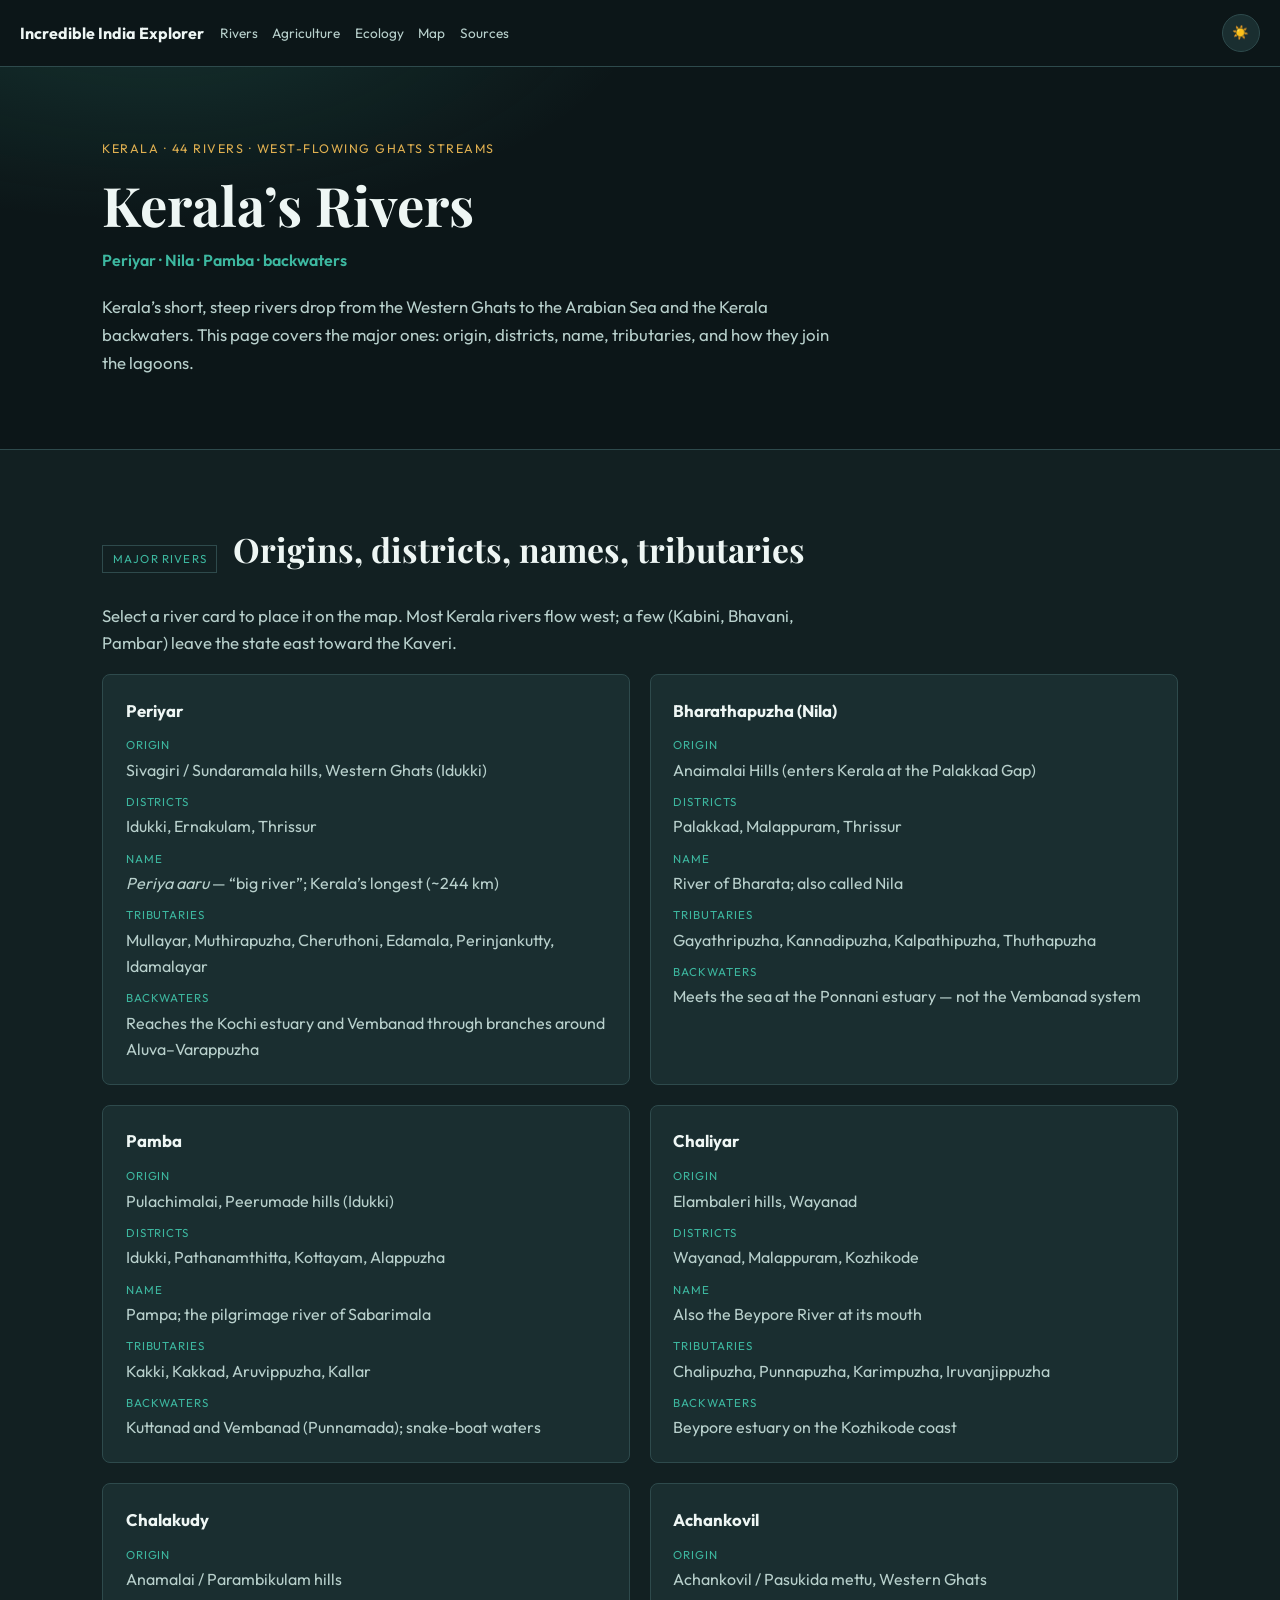
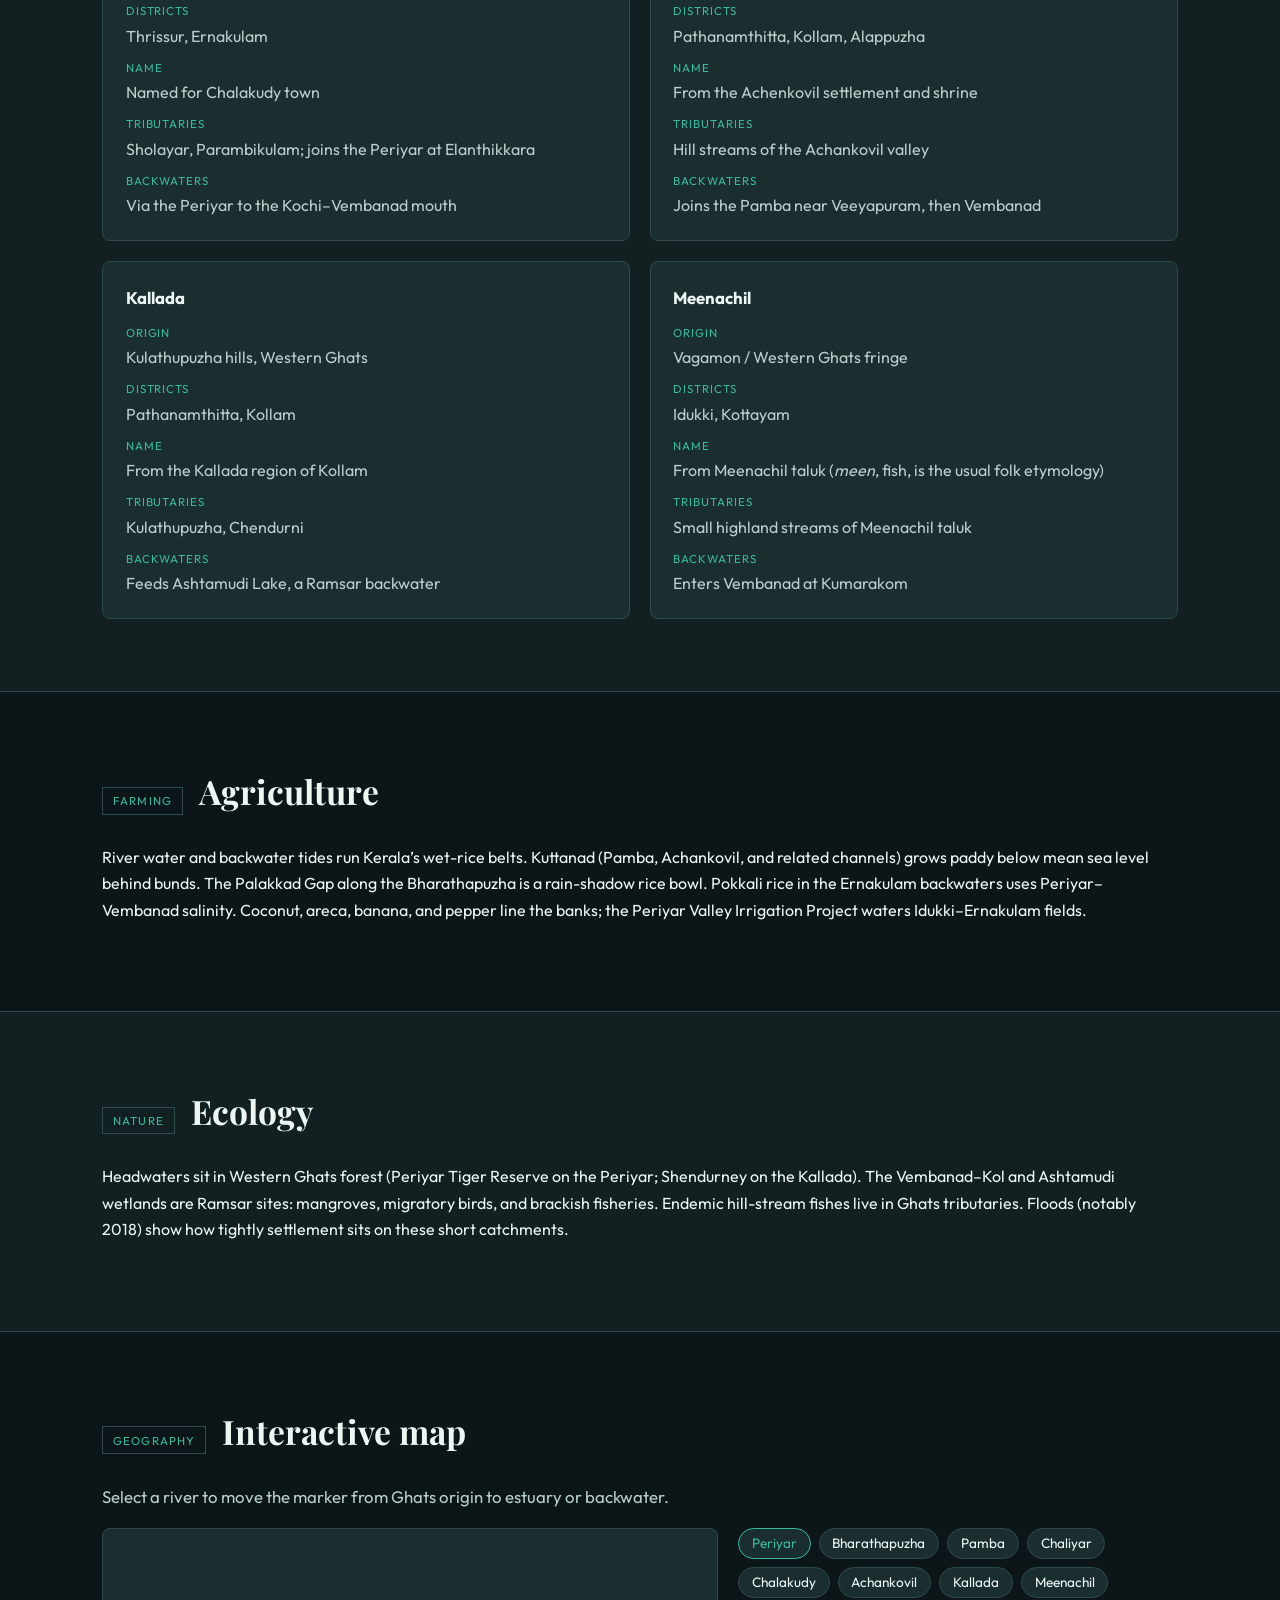
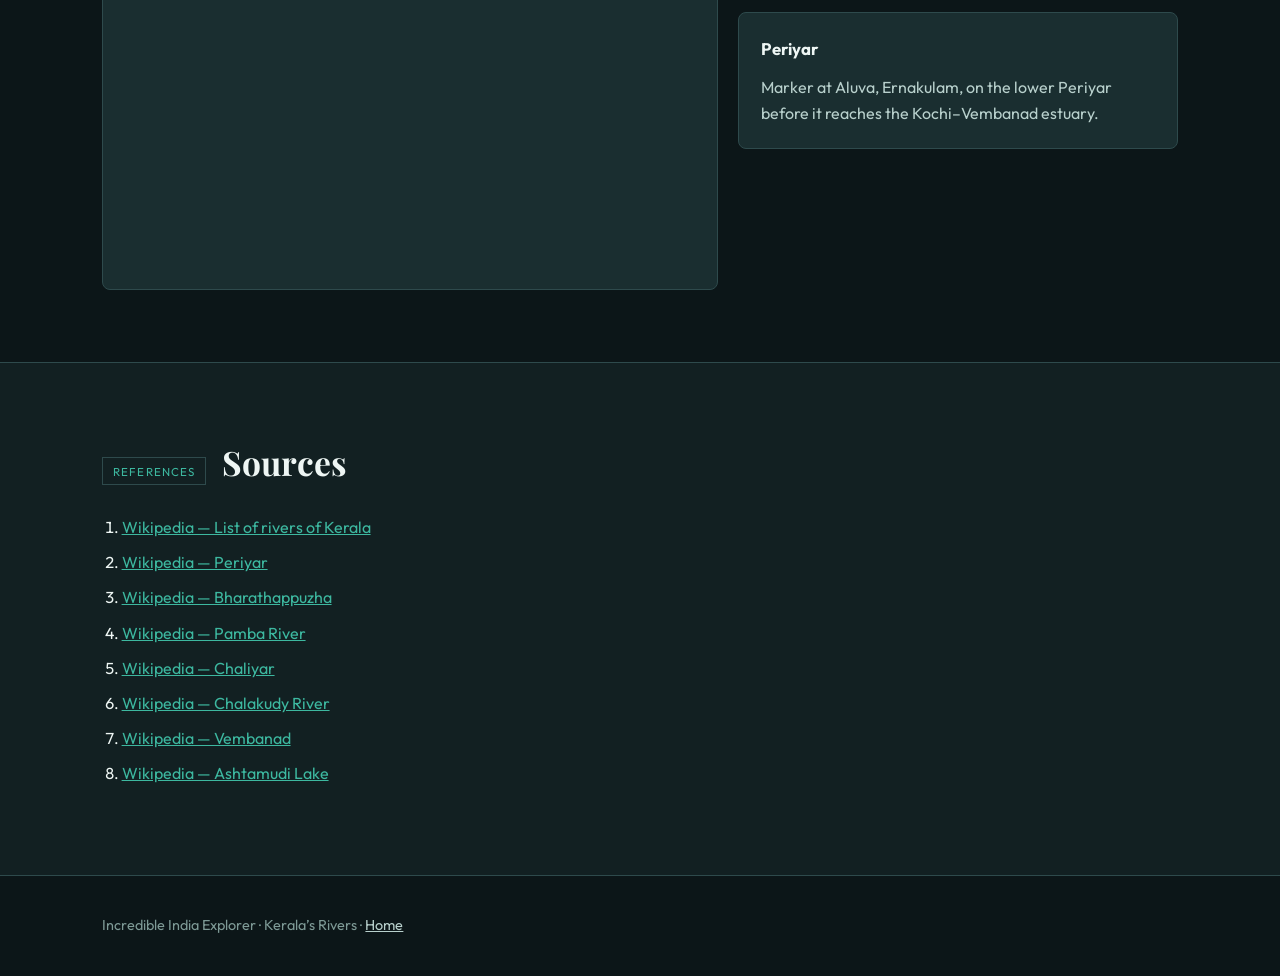
<file: frontend/kerala-rivers-explorer/index.html>
<!DOCTYPE html>
<html lang="en">
<head>
    <script>
        (function () {
            const theme = localStorage.getItem("theme") || "dark";
            if (theme === "light") {
                document.documentElement.classList.add("light-theme");
            }
        })();
    </script>
    <meta charset="UTF-8">
    <meta name="viewport" content="width=device-width, initial-scale=1.0">
    <title>Kerala’s Rivers | Incredible India Explorer</title>
    <meta name="description" content="State-wise explorer of Kerala’s major rivers: origins, districts, name meanings, tributaries, backwaters, agriculture, ecology, and an interactive map.">
    <link rel="preconnect" href="https://fonts.googleapis.com">
    <link rel="preconnect" href="https://fonts.gstatic.com" crossorigin>
    <link href="https://fonts.googleapis.com/css2?family=Outfit:wght@400;500;600;700&family=Playfair+Display:ital,wght@0,600;0,700;1,500&display=swap" rel="stylesheet">
    <link rel="stylesheet" href="style.css">
</head>
<body>
    <a class="skip-link" href="#main">Skip to main content</a>

    <header class="site-header">
        <nav class="topnav" aria-label="Primary">
            <a class="brand" href="../../index.html">Incredible India Explorer</a>
            <div class="nav-links">
                <a href="#rivers">Rivers</a>
                <a href="#agriculture">Agriculture</a>
                <a href="#ecology">Ecology</a>
                <a href="#map">Map</a>
                <a href="#sources">Sources</a>
            </div>
            <button type="button" id="theme-toggle" class="theme-toggle" aria-label="Switch to light theme">☀️</button>
        </nav>
    </header>

    <main id="main">
        <header class="hero">
            <p class="eyebrow">Kerala · 44 rivers · west-flowing Ghats streams</p>
            <h1>Kerala’s Rivers</h1>
            <p class="hero-date">Periyar · Nila · Pamba · backwaters</p>
            <p class="lede">Kerala’s short, steep rivers drop from the Western Ghats to the Arabian Sea and the Kerala backwaters. This page covers the major ones: origin, districts, name, tributaries, and how they join the lagoons.</p>
        </header>

        <section class="block" id="rivers" aria-labelledby="rivers-heading">
            <div class="section-head">
                <span class="tag">Major rivers</span>
                <h2 id="rivers-heading">Origins, districts, names, tributaries</h2>
            </div>
            <p class="lede">Select a river card to place it on the map. Most Kerala rivers flow west; a few (Kabini, Bhavani, Pambar) leave the state east toward the Kaveri.</p>
            <div class="river-grid">
                <article class="card river-card" data-place="periyar" tabindex="0" role="button">
                    <h3>Periyar</h3>
                    <dl>
                        <dt>Origin</dt>
                        <dd>Sivagiri / Sundaramala hills, Western Ghats (Idukki)</dd>
                        <dt>Districts</dt>
                        <dd>Idukki, Ernakulam, Thrissur</dd>
                        <dt>Name</dt>
                        <dd><em>Periya aaru</em> — “big river”; Kerala’s longest (~244 km)</dd>
                        <dt>Tributaries</dt>
                        <dd>Mullayar, Muthirapuzha, Cheruthoni, Edamala, Perinjankutty, Idamalayar</dd>
                        <dt>Backwaters</dt>
                        <dd>Reaches the Kochi estuary and Vembanad through branches around Aluva–Varappuzha</dd>
                    </dl>
                </article>
                <article class="card river-card" data-place="bharathapuzha" tabindex="0" role="button">
                    <h3>Bharathapuzha (Nila)</h3>
                    <dl>
                        <dt>Origin</dt>
                        <dd>Anaimalai Hills (enters Kerala at the Palakkad Gap)</dd>
                        <dt>Districts</dt>
                        <dd>Palakkad, Malappuram, Thrissur</dd>
                        <dt>Name</dt>
                        <dd>River of Bharata; also called Nila</dd>
                        <dt>Tributaries</dt>
                        <dd>Gayathripuzha, Kannadipuzha, Kalpathipuzha, Thuthapuzha</dd>
                        <dt>Backwaters</dt>
                        <dd>Meets the sea at the Ponnani estuary — not the Vembanad system</dd>
                    </dl>
                </article>
                <article class="card river-card" data-place="pamba" tabindex="0" role="button">
                    <h3>Pamba</h3>
                    <dl>
                        <dt>Origin</dt>
                        <dd>Pulachimalai, Peerumade hills (Idukki)</dd>
                        <dt>Districts</dt>
                        <dd>Idukki, Pathanamthitta, Kottayam, Alappuzha</dd>
                        <dt>Name</dt>
                        <dd>Pampa; the pilgrimage river of Sabarimala</dd>
                        <dt>Tributaries</dt>
                        <dd>Kakki, Kakkad, Aruvippuzha, Kallar</dd>
                        <dt>Backwaters</dt>
                        <dd>Kuttanad and Vembanad (Punnamada); snake-boat waters</dd>
                    </dl>
                </article>
                <article class="card river-card" data-place="chaliyar" tabindex="0" role="button">
                    <h3>Chaliyar</h3>
                    <dl>
                        <dt>Origin</dt>
                        <dd>Elambaleri hills, Wayanad</dd>
                        <dt>Districts</dt>
                        <dd>Wayanad, Malappuram, Kozhikode</dd>
                        <dt>Name</dt>
                        <dd>Also the Beypore River at its mouth</dd>
                        <dt>Tributaries</dt>
                        <dd>Chalipuzha, Punnapuzha, Karimpuzha, Iruvanjippuzha</dd>
                        <dt>Backwaters</dt>
                        <dd>Beypore estuary on the Kozhikode coast</dd>
                    </dl>
                </article>
                <article class="card river-card" data-place="chalakudy" tabindex="0" role="button">
                    <h3>Chalakudy</h3>
                    <dl>
                        <dt>Origin</dt>
                        <dd>Anamalai / Parambikulam hills</dd>
                        <dt>Districts</dt>
                        <dd>Thrissur, Ernakulam</dd>
                        <dt>Name</dt>
                        <dd>Named for Chalakudy town</dd>
                        <dt>Tributaries</dt>
                        <dd>Sholayar, Parambikulam; joins the Periyar at Elanthikkara</dd>
                        <dt>Backwaters</dt>
                        <dd>Via the Periyar to the Kochi–Vembanad mouth</dd>
                    </dl>
                </article>
                <article class="card river-card" data-place="achankovil" tabindex="0" role="button">
                    <h3>Achankovil</h3>
                    <dl>
                        <dt>Origin</dt>
                        <dd>Achankovil / Pasukida mettu, Western Ghats</dd>
                        <dt>Districts</dt>
                        <dd>Pathanamthitta, Kollam, Alappuzha</dd>
                        <dt>Name</dt>
                        <dd>From the Achenkovil settlement and shrine</dd>
                        <dt>Tributaries</dt>
                        <dd>Hill streams of the Achankovil valley</dd>
                        <dt>Backwaters</dt>
                        <dd>Joins the Pamba near Veeyapuram, then Vembanad</dd>
                    </dl>
                </article>
                <article class="card river-card" data-place="kallada" tabindex="0" role="button">
                    <h3>Kallada</h3>
                    <dl>
                        <dt>Origin</dt>
                        <dd>Kulathupuzha hills, Western Ghats</dd>
                        <dt>Districts</dt>
                        <dd>Pathanamthitta, Kollam</dd>
                        <dt>Name</dt>
                        <dd>From the Kallada region of Kollam</dd>
                        <dt>Tributaries</dt>
                        <dd>Kulathupuzha, Chendurni</dd>
                        <dt>Backwaters</dt>
                        <dd>Feeds Ashtamudi Lake, a Ramsar backwater</dd>
                    </dl>
                </article>
                <article class="card river-card" data-place="meenachil" tabindex="0" role="button">
                    <h3>Meenachil</h3>
                    <dl>
                        <dt>Origin</dt>
                        <dd>Vagamon / Western Ghats fringe</dd>
                        <dt>Districts</dt>
                        <dd>Idukki, Kottayam</dd>
                        <dt>Name</dt>
                        <dd>From Meenachil taluk (<em>meen</em>, fish, is the usual folk etymology)</dd>
                        <dt>Tributaries</dt>
                        <dd>Small highland streams of Meenachil taluk</dd>
                        <dt>Backwaters</dt>
                        <dd>Enters Vembanad at Kumarakom</dd>
                    </dl>
                </article>
            </div>
        </section>

        <section class="block" id="agriculture" aria-labelledby="agriculture-heading">
            <div class="section-head">
                <span class="tag">Farming</span>
                <h2 id="agriculture-heading">Agriculture</h2>
            </div>
            <p>River water and backwater tides run Kerala’s wet-rice belts. Kuttanad (Pamba, Achankovil, and related channels) grows paddy below mean sea level behind bunds. The Palakkad Gap along the Bharathapuzha is a rain-shadow rice bowl. Pokkali rice in the Ernakulam backwaters uses Periyar–Vembanad salinity. Coconut, areca, banana, and pepper line the banks; the Periyar Valley Irrigation Project waters Idukki–Ernakulam fields.</p>
        </section>

        <section class="block" id="ecology" aria-labelledby="ecology-heading">
            <div class="section-head">
                <span class="tag">Nature</span>
                <h2 id="ecology-heading">Ecology</h2>
            </div>
            <p>Headwaters sit in Western Ghats forest (Periyar Tiger Reserve on the Periyar; Shendurney on the Kallada). The Vembanad–Kol and Ashtamudi wetlands are Ramsar sites: mangroves, migratory birds, and brackish fisheries. Endemic hill-stream fishes live in Ghats tributaries. Floods (notably 2018) show how tightly settlement sits on these short catchments.</p>
        </section>

        <section class="block" id="map" aria-labelledby="map-heading">
            <div class="section-head">
                <span class="tag">Geography</span>
                <h2 id="map-heading">Interactive map</h2>
            </div>
            <p class="lede">Select a river to move the marker from Ghats origin to estuary or backwater.</p>
            <div class="map-layout">
                <div class="map-frame-wrap">
                    <iframe
                        id="river-map"
                        title="Map of Kerala rivers"
                        src="https://www.openstreetmap.org/export/embed.html?bbox=76.1,9.95,76.6,10.25&amp;layer=mapnik&amp;marker=10.1076,76.3516"
                        loading="lazy"
                    ></iframe>
                </div>
                <div>
                    <div class="map-buttons" role="group" aria-label="River locations">
                        <button type="button" class="map-btn is-active" data-place="periyar" aria-pressed="true">Periyar</button>
                        <button type="button" class="map-btn" data-place="bharathapuzha">Bharathapuzha</button>
                        <button type="button" class="map-btn" data-place="pamba">Pamba</button>
                        <button type="button" class="map-btn" data-place="chaliyar">Chaliyar</button>
                        <button type="button" class="map-btn" data-place="chalakudy">Chalakudy</button>
                        <button type="button" class="map-btn" data-place="achankovil">Achankovil</button>
                        <button type="button" class="map-btn" data-place="kallada">Kallada</button>
                        <button type="button" class="map-btn" data-place="meenachil">Meenachil</button>
                    </div>
                    <div class="card map-info" id="map-info" aria-live="polite">
                        <h3 id="map-info-title">Periyar</h3>
                        <p id="map-info-desc">Marker at Aluva, Ernakulam, on the lower Periyar before it reaches the Kochi–Vembanad estuary.</p>
                    </div>
                </div>
            </div>
        </section>

        <section class="block sources" id="sources" aria-labelledby="sources-heading">
            <div class="section-head">
                <span class="tag">References</span>
                <h2 id="sources-heading">Sources</h2>
            </div>
            <ol>
                <li><a href="https://en.wikipedia.org/wiki/List_of_rivers_of_Kerala" target="_blank" rel="noopener noreferrer">Wikipedia — List of rivers of Kerala</a></li>
                <li><a href="https://en.wikipedia.org/wiki/Periyar_(river)" target="_blank" rel="noopener noreferrer">Wikipedia — Periyar</a></li>
                <li><a href="https://en.wikipedia.org/wiki/Bharathappuzha" target="_blank" rel="noopener noreferrer">Wikipedia — Bharathappuzha</a></li>
                <li><a href="https://en.wikipedia.org/wiki/Pamba_River" target="_blank" rel="noopener noreferrer">Wikipedia — Pamba River</a></li>
                <li><a href="https://en.wikipedia.org/wiki/Chaliyar" target="_blank" rel="noopener noreferrer">Wikipedia — Chaliyar</a></li>
                <li><a href="https://en.wikipedia.org/wiki/Chalakudy_River" target="_blank" rel="noopener noreferrer">Wikipedia — Chalakudy River</a></li>
                <li><a href="https://en.wikipedia.org/wiki/Vembanad" target="_blank" rel="noopener noreferrer">Wikipedia — Vembanad</a></li>
                <li><a href="https://en.wikipedia.org/wiki/Ashtamudi_Lake" target="_blank" rel="noopener noreferrer">Wikipedia — Ashtamudi Lake</a></li>
            </ol>
        </section>
    </main>

    <footer class="page-footer">
        <p>Incredible India Explorer · Kerala’s Rivers · <a href="../../index.html">Home</a></p>
    </footer>

    <script src="script.js" defer></script>
</body>
</html>
</file>
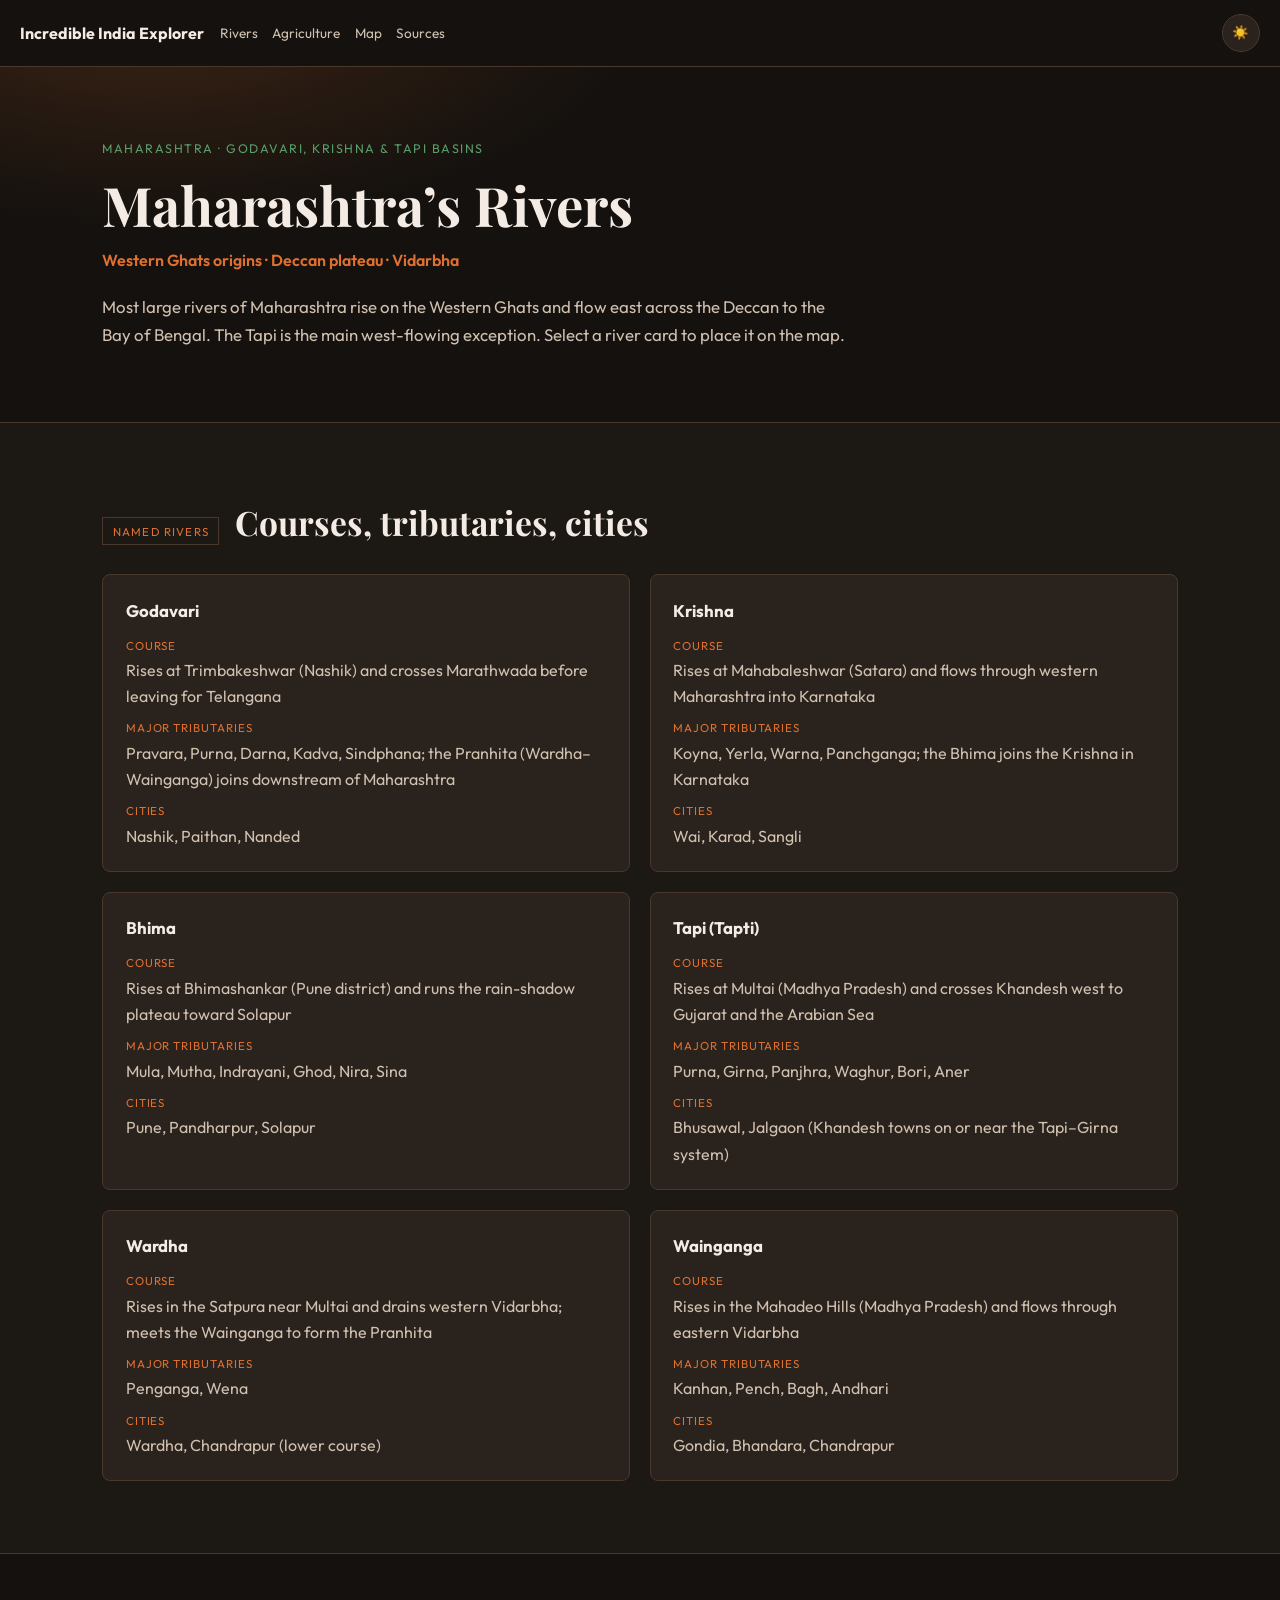
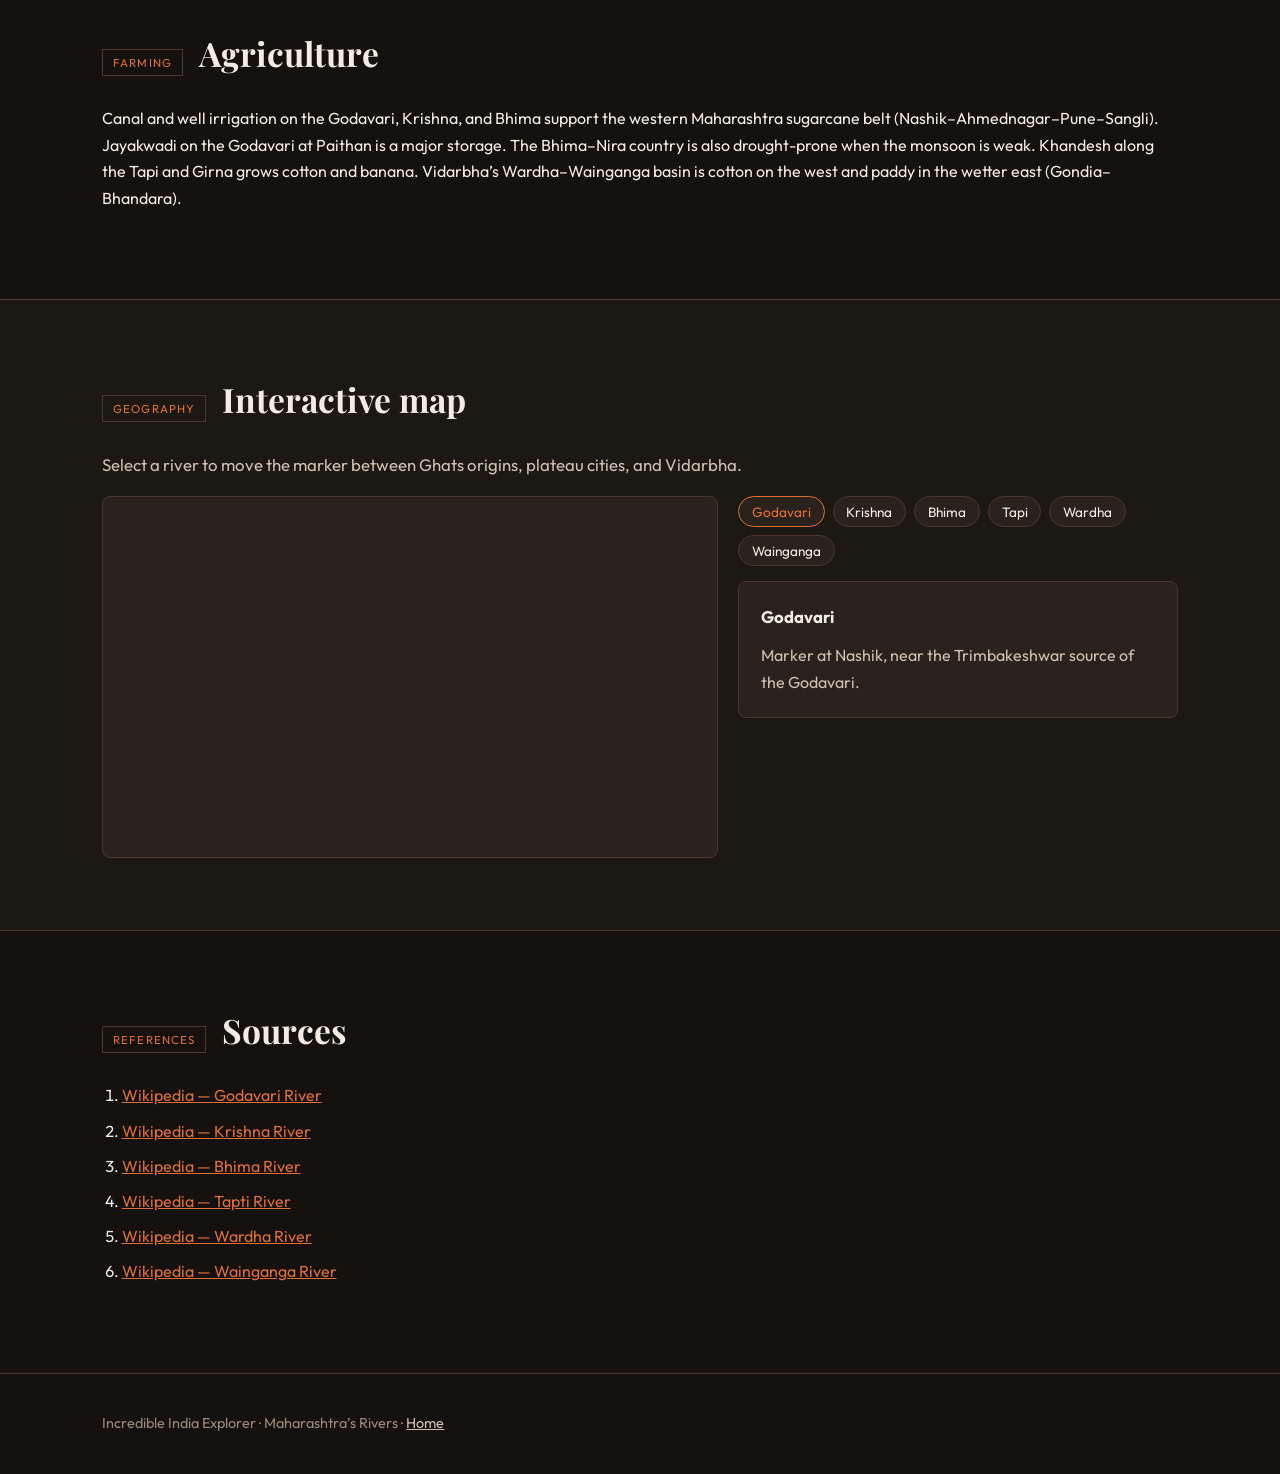
<file: frontend/maharashtra-rivers-explorer/index.html>
<!DOCTYPE html>
<html lang="en">
<head>
    <script>
        (function () {
            const theme = localStorage.getItem("theme") || "dark";
            if (theme === "light") {
                document.documentElement.classList.add("light-theme");
            }
        })();
    </script>
    <meta charset="UTF-8">
    <meta name="viewport" content="width=device-width, initial-scale=1.0">
    <title>Maharashtra’s Rivers | Incredible India Explorer</title>
    <meta name="description" content="State-wise explorer of Maharashtra’s rivers: Godavari, Krishna, Bhima, Tapi, Wardha, Wainganga, major tributaries, cities, agriculture, and an interactive map.">
    <link rel="preconnect" href="https://fonts.googleapis.com">
    <link rel="preconnect" href="https://fonts.gstatic.com" crossorigin>
    <link href="https://fonts.googleapis.com/css2?family=Outfit:wght@400;500;600;700&family=Playfair+Display:ital,wght@0,600;0,700;1,500&display=swap" rel="stylesheet">
    <link rel="stylesheet" href="style.css">
</head>
<body>
    <a class="skip-link" href="#main">Skip to main content</a>

    <header class="site-header">
        <nav class="topnav" aria-label="Primary">
            <a class="brand" href="../../index.html">Incredible India Explorer</a>
            <div class="nav-links">
                <a href="#rivers">Rivers</a>
                <a href="#agriculture">Agriculture</a>
                <a href="#map">Map</a>
                <a href="#sources">Sources</a>
            </div>
            <button type="button" id="theme-toggle" class="theme-toggle" aria-label="Switch to light theme">☀️</button>
        </nav>
    </header>

    <main id="main">
        <header class="hero">
            <p class="eyebrow">Maharashtra · Godavari, Krishna &amp; Tapi basins</p>
            <h1>Maharashtra’s Rivers</h1>
            <p class="hero-date">Western Ghats origins · Deccan plateau · Vidarbha</p>
            <p class="lede">Most large rivers of Maharashtra rise on the Western Ghats and flow east across the Deccan to the Bay of Bengal. The Tapi is the main west-flowing exception. Select a river card to place it on the map.</p>
        </header>

        <section class="block" id="rivers" aria-labelledby="rivers-heading">
            <div class="section-head">
                <span class="tag">Named rivers</span>
                <h2 id="rivers-heading">Courses, tributaries, cities</h2>
            </div>
            <div class="river-grid">
                <article class="card river-card" data-place="godavari" tabindex="0" role="button">
                    <h3>Godavari</h3>
                    <dl>
                        <dt>Course</dt>
                        <dd>Rises at Trimbakeshwar (Nashik) and crosses Marathwada before leaving for Telangana</dd>
                        <dt>Major tributaries</dt>
                        <dd>Pravara, Purna, Darna, Kadva, Sindphana; the Pranhita (Wardha–Wainganga) joins downstream of Maharashtra</dd>
                        <dt>Cities</dt>
                        <dd>Nashik, Paithan, Nanded</dd>
                    </dl>
                </article>
                <article class="card river-card" data-place="krishna" tabindex="0" role="button">
                    <h3>Krishna</h3>
                    <dl>
                        <dt>Course</dt>
                        <dd>Rises at Mahabaleshwar (Satara) and flows through western Maharashtra into Karnataka</dd>
                        <dt>Major tributaries</dt>
                        <dd>Koyna, Yerla, Warna, Panchganga; the Bhima joins the Krishna in Karnataka</dd>
                        <dt>Cities</dt>
                        <dd>Wai, Karad, Sangli</dd>
                    </dl>
                </article>
                <article class="card river-card" data-place="bhima" tabindex="0" role="button">
                    <h3>Bhima</h3>
                    <dl>
                        <dt>Course</dt>
                        <dd>Rises at Bhimashankar (Pune district) and runs the rain-shadow plateau toward Solapur</dd>
                        <dt>Major tributaries</dt>
                        <dd>Mula, Mutha, Indrayani, Ghod, Nira, Sina</dd>
                        <dt>Cities</dt>
                        <dd>Pune, Pandharpur, Solapur</dd>
                    </dl>
                </article>
                <article class="card river-card" data-place="tapi" tabindex="0" role="button">
                    <h3>Tapi (Tapti)</h3>
                    <dl>
                        <dt>Course</dt>
                        <dd>Rises at Multai (Madhya Pradesh) and crosses Khandesh west to Gujarat and the Arabian Sea</dd>
                        <dt>Major tributaries</dt>
                        <dd>Purna, Girna, Panjhra, Waghur, Bori, Aner</dd>
                        <dt>Cities</dt>
                        <dd>Bhusawal, Jalgaon (Khandesh towns on or near the Tapi–Girna system)</dd>
                    </dl>
                </article>
                <article class="card river-card" data-place="wardha" tabindex="0" role="button">
                    <h3>Wardha</h3>
                    <dl>
                        <dt>Course</dt>
                        <dd>Rises in the Satpura near Multai and drains western Vidarbha; meets the Wainganga to form the Pranhita</dd>
                        <dt>Major tributaries</dt>
                        <dd>Penganga, Wena</dd>
                        <dt>Cities</dt>
                        <dd>Wardha, Chandrapur (lower course)</dd>
                    </dl>
                </article>
                <article class="card river-card" data-place="wainganga" tabindex="0" role="button">
                    <h3>Wainganga</h3>
                    <dl>
                        <dt>Course</dt>
                        <dd>Rises in the Mahadeo Hills (Madhya Pradesh) and flows through eastern Vidarbha</dd>
                        <dt>Major tributaries</dt>
                        <dd>Kanhan, Pench, Bagh, Andhari</dd>
                        <dt>Cities</dt>
                        <dd>Gondia, Bhandara, Chandrapur</dd>
                    </dl>
                </article>
            </div>
        </section>

        <section class="block" id="agriculture" aria-labelledby="agriculture-heading">
            <div class="section-head">
                <span class="tag">Farming</span>
                <h2 id="agriculture-heading">Agriculture</h2>
            </div>
            <p>Canal and well irrigation on the Godavari, Krishna, and Bhima support the western Maharashtra sugarcane belt (Nashik–Ahmednagar–Pune–Sangli). Jayakwadi on the Godavari at Paithan is a major storage. The Bhima–Nira country is also drought-prone when the monsoon is weak. Khandesh along the Tapi and Girna grows cotton and banana. Vidarbha’s Wardha–Wainganga basin is cotton on the west and paddy in the wetter east (Gondia–Bhandara).</p>
        </section>

        <section class="block" id="map" aria-labelledby="map-heading">
            <div class="section-head">
                <span class="tag">Geography</span>
                <h2 id="map-heading">Interactive map</h2>
            </div>
            <p class="lede">Select a river to move the marker between Ghats origins, plateau cities, and Vidarbha.</p>
            <div class="map-layout">
                <div class="map-frame-wrap">
                    <iframe
                        id="river-map"
                        title="Map of Maharashtra rivers"
                        src="https://www.openstreetmap.org/export/embed.html?bbox=73.5,19.8,74.1,20.15&amp;layer=mapnik&amp;marker=19.9975,73.7898"
                        loading="lazy"
                    ></iframe>
                </div>
                <div>
                    <div class="map-buttons" role="group" aria-label="River locations">
                        <button type="button" class="map-btn is-active" data-place="godavari" aria-pressed="true">Godavari</button>
                        <button type="button" class="map-btn" data-place="krishna">Krishna</button>
                        <button type="button" class="map-btn" data-place="bhima">Bhima</button>
                        <button type="button" class="map-btn" data-place="tapi">Tapi</button>
                        <button type="button" class="map-btn" data-place="wardha">Wardha</button>
                        <button type="button" class="map-btn" data-place="wainganga">Wainganga</button>
                    </div>
                    <div class="card map-info" id="map-info" aria-live="polite">
                        <h3 id="map-info-title">Godavari</h3>
                        <p id="map-info-desc">Marker at Nashik, near the Trimbakeshwar source of the Godavari.</p>
                    </div>
                </div>
            </div>
        </section>

        <section class="block sources" id="sources" aria-labelledby="sources-heading">
            <div class="section-head">
                <span class="tag">References</span>
                <h2 id="sources-heading">Sources</h2>
            </div>
            <ol>
                <li><a href="https://en.wikipedia.org/wiki/Godavari_River" target="_blank" rel="noopener noreferrer">Wikipedia — Godavari River</a></li>
                <li><a href="https://en.wikipedia.org/wiki/Krishna_River" target="_blank" rel="noopener noreferrer">Wikipedia — Krishna River</a></li>
                <li><a href="https://en.wikipedia.org/wiki/Bhima_River" target="_blank" rel="noopener noreferrer">Wikipedia — Bhima River</a></li>
                <li><a href="https://en.wikipedia.org/wiki/Tapti_River" target="_blank" rel="noopener noreferrer">Wikipedia — Tapti River</a></li>
                <li><a href="https://en.wikipedia.org/wiki/Wardha_River" target="_blank" rel="noopener noreferrer">Wikipedia — Wardha River</a></li>
                <li><a href="https://en.wikipedia.org/wiki/Wainganga_River" target="_blank" rel="noopener noreferrer">Wikipedia — Wainganga River</a></li>
            </ol>
        </section>
    </main>

    <footer class="page-footer">
        <p>Incredible India Explorer · Maharashtra’s Rivers · <a href="../../index.html">Home</a></p>
    </footer>

    <script src="script.js" defer></script>
</body>
</html>
</file>
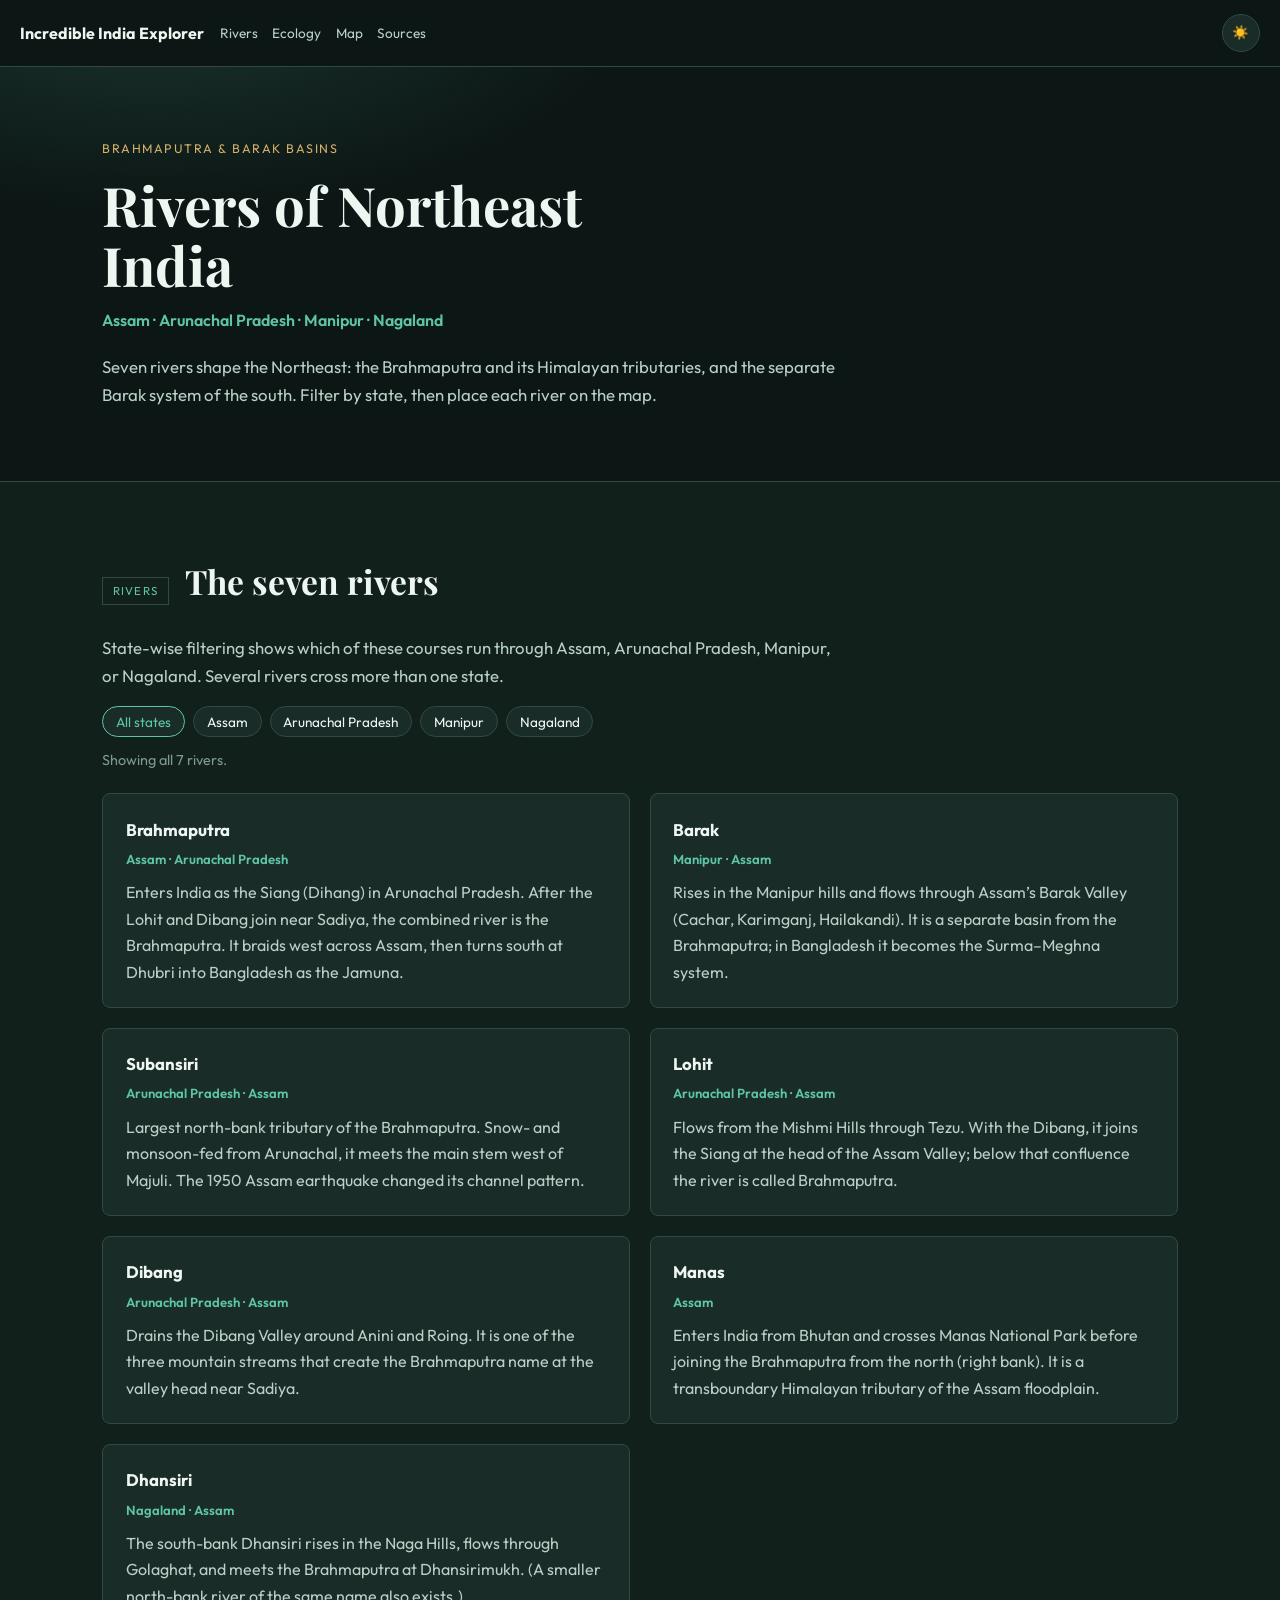
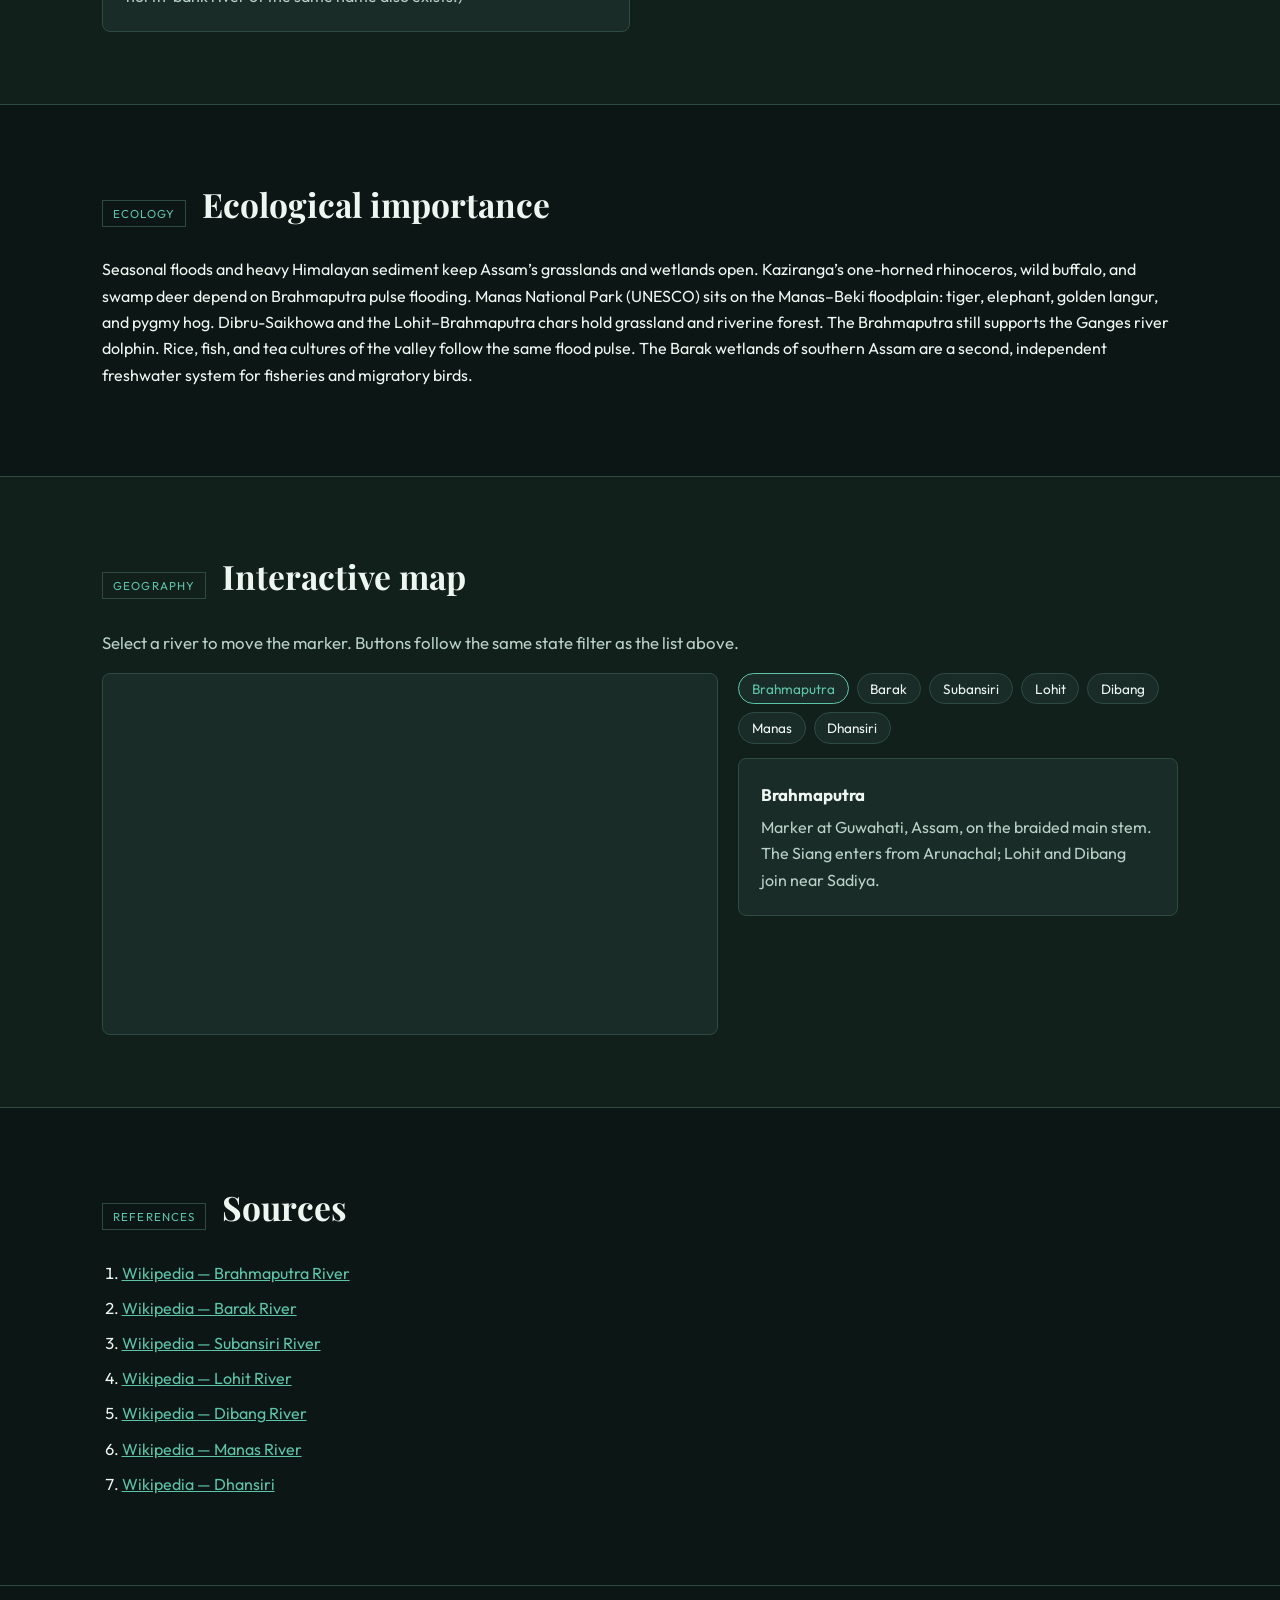
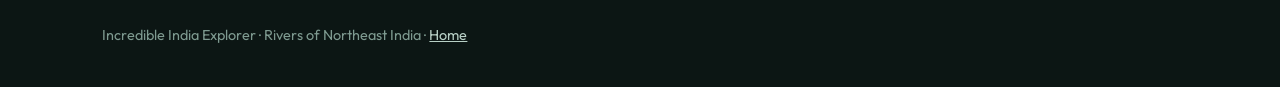
<file: frontend/northeast-rivers-explorer/index.html>
<!DOCTYPE html>
<html lang="en">
<head>
    <script>
        (function () {
            const theme = localStorage.getItem("theme") || "dark";
            if (theme === "light") {
                document.documentElement.classList.add("light-theme");
            }
        })();
    </script>
    <meta charset="UTF-8">
    <meta name="viewport" content="width=device-width, initial-scale=1.0">
    <title>Rivers of Northeast India | Incredible India Explorer</title>
    <meta name="description" content="Explore Northeast India’s rivers: Brahmaputra, Barak, Subansiri, Lohit, Dibang, Manas and Dhansiri, with state-wise filtering, a map, and ecological importance.">
    <link rel="preconnect" href="https://fonts.googleapis.com">
    <link rel="preconnect" href="https://fonts.gstatic.com" crossorigin>
    <link href="https://fonts.googleapis.com/css2?family=Outfit:wght@400;500;600;700&family=Playfair+Display:ital,wght@0,600;0,700;1,500&display=swap" rel="stylesheet">
    <link rel="stylesheet" href="style.css">
</head>
<body>
    <a class="skip-link" href="#main">Skip to main content</a>

    <header class="site-header">
        <nav class="topnav" aria-label="Primary">
            <a class="brand" href="../../index.html">Incredible India Explorer</a>
            <div class="nav-links">
                <a href="#rivers">Rivers</a>
                <a href="#ecology">Ecology</a>
                <a href="#map">Map</a>
                <a href="#sources">Sources</a>
            </div>
            <button type="button" id="theme-toggle" class="theme-toggle" aria-label="Switch to light theme">☀️</button>
        </nav>
    </header>

    <main id="main">
        <header class="hero">
            <p class="eyebrow">Brahmaputra &amp; Barak basins</p>
            <h1>Rivers of Northeast India</h1>
            <p class="hero-date">Assam · Arunachal Pradesh · Manipur · Nagaland</p>
            <p class="lede">Seven rivers shape the Northeast: the Brahmaputra and its Himalayan tributaries, and the separate Barak system of the south. Filter by state, then place each river on the map.</p>
        </header>

        <section class="block" id="rivers" aria-labelledby="rivers-heading">
            <div class="section-head">
                <span class="tag">Rivers</span>
                <h2 id="rivers-heading">The seven rivers</h2>
            </div>
            <p class="lede">State-wise filtering shows which of these courses run through Assam, Arunachal Pradesh, Manipur, or Nagaland. Several rivers cross more than one state.</p>
            <div class="filter-bar" role="group" aria-label="Filter rivers by state">
                <button type="button" class="filter-btn is-active" data-state="all" aria-pressed="true">All states</button>
                <button type="button" class="filter-btn" data-state="assam" aria-pressed="false">Assam</button>
                <button type="button" class="filter-btn" data-state="arunachal" aria-pressed="false">Arunachal Pradesh</button>
                <button type="button" class="filter-btn" data-state="manipur" aria-pressed="false">Manipur</button>
                <button type="button" class="filter-btn" data-state="nagaland" aria-pressed="false">Nagaland</button>
            </div>
            <p class="filter-status" id="filter-status" aria-live="polite">Showing all 7 rivers.</p>
            <div class="river-grid" id="river-grid">
                <article class="card river-card" data-place="brahmaputra" data-states="assam arunachal">
                    <h3>Brahmaputra</h3>
                    <p class="state-tags">Assam · Arunachal Pradesh</p>
                    <p>Enters India as the Siang (Dihang) in Arunachal Pradesh. After the Lohit and Dibang join near Sadiya, the combined river is the Brahmaputra. It braids west across Assam, then turns south at Dhubri into Bangladesh as the Jamuna.</p>
                </article>
                <article class="card river-card" data-place="barak" data-states="assam manipur">
                    <h3>Barak</h3>
                    <p class="state-tags">Manipur · Assam</p>
                    <p>Rises in the Manipur hills and flows through Assam’s Barak Valley (Cachar, Karimganj, Hailakandi). It is a separate basin from the Brahmaputra; in Bangladesh it becomes the Surma–Meghna system.</p>
                </article>
                <article class="card river-card" data-place="subansiri" data-states="assam arunachal">
                    <h3>Subansiri</h3>
                    <p class="state-tags">Arunachal Pradesh · Assam</p>
                    <p>Largest north-bank tributary of the Brahmaputra. Snow- and monsoon-fed from Arunachal, it meets the main stem west of Majuli. The 1950 Assam earthquake changed its channel pattern.</p>
                </article>
                <article class="card river-card" data-place="lohit" data-states="assam arunachal">
                    <h3>Lohit</h3>
                    <p class="state-tags">Arunachal Pradesh · Assam</p>
                    <p>Flows from the Mishmi Hills through Tezu. With the Dibang, it joins the Siang at the head of the Assam Valley; below that confluence the river is called Brahmaputra.</p>
                </article>
                <article class="card river-card" data-place="dibang" data-states="assam arunachal">
                    <h3>Dibang</h3>
                    <p class="state-tags">Arunachal Pradesh · Assam</p>
                    <p>Drains the Dibang Valley around Anini and Roing. It is one of the three mountain streams that create the Brahmaputra name at the valley head near Sadiya.</p>
                </article>
                <article class="card river-card" data-place="manas" data-states="assam">
                    <h3>Manas</h3>
                    <p class="state-tags">Assam</p>
                    <p>Enters India from Bhutan and crosses Manas National Park before joining the Brahmaputra from the north (right bank). It is a transboundary Himalayan tributary of the Assam floodplain.</p>
                </article>
                <article class="card river-card" data-place="dhansiri" data-states="assam nagaland">
                    <h3>Dhansiri</h3>
                    <p class="state-tags">Nagaland · Assam</p>
                    <p>The south-bank Dhansiri rises in the Naga Hills, flows through Golaghat, and meets the Brahmaputra at Dhansirimukh. (A smaller north-bank river of the same name also exists.)</p>
                </article>
            </div>
        </section>

        <section class="block" id="ecology" aria-labelledby="ecology-heading">
            <div class="section-head">
                <span class="tag">Ecology</span>
                <h2 id="ecology-heading">Ecological importance</h2>
            </div>
            <p>Seasonal floods and heavy Himalayan sediment keep Assam’s grasslands and wetlands open. Kaziranga’s one-horned rhinoceros, wild buffalo, and swamp deer depend on Brahmaputra pulse flooding. Manas National Park (UNESCO) sits on the Manas–Beki floodplain: tiger, elephant, golden langur, and pygmy hog. Dibru-Saikhowa and the Lohit–Brahmaputra chars hold grassland and riverine forest. The Brahmaputra still supports the Ganges river dolphin. Rice, fish, and tea cultures of the valley follow the same flood pulse. The Barak wetlands of southern Assam are a second, independent freshwater system for fisheries and migratory birds.</p>
        </section>

        <section class="block" id="map" aria-labelledby="map-heading">
            <div class="section-head">
                <span class="tag">Geography</span>
                <h2 id="map-heading">Interactive map</h2>
            </div>
            <p class="lede">Select a river to move the marker. Buttons follow the same state filter as the list above.</p>
            <div class="map-layout">
                <div class="map-frame-wrap">
                    <iframe
                        id="river-map"
                        title="Map of rivers of Northeast India"
                        src="https://www.openstreetmap.org/export/embed.html?bbox=91.2,25.9,92.3,26.5&amp;layer=mapnik&amp;marker=26.18,91.75"
                        loading="lazy"
                    ></iframe>
                </div>
                <div>
                    <div class="map-buttons" id="map-buttons" role="group" aria-label="River locations">
                        <button type="button" class="map-btn is-active" data-place="brahmaputra" data-states="assam arunachal" aria-pressed="true">Brahmaputra</button>
                        <button type="button" class="map-btn" data-place="barak" data-states="assam manipur">Barak</button>
                        <button type="button" class="map-btn" data-place="subansiri" data-states="assam arunachal">Subansiri</button>
                        <button type="button" class="map-btn" data-place="lohit" data-states="assam arunachal">Lohit</button>
                        <button type="button" class="map-btn" data-place="dibang" data-states="assam arunachal">Dibang</button>
                        <button type="button" class="map-btn" data-place="manas" data-states="assam">Manas</button>
                        <button type="button" class="map-btn" data-place="dhansiri" data-states="assam nagaland">Dhansiri</button>
                    </div>
                    <div class="card map-info" id="map-info" aria-live="polite">
                        <h3 id="map-info-title">Brahmaputra</h3>
                        <p id="map-info-desc">Marker at Guwahati, Assam, on the braided main stem. The Siang enters from Arunachal; Lohit and Dibang join near Sadiya.</p>
                    </div>
                </div>
            </div>
        </section>

        <section class="block sources" id="sources" aria-labelledby="sources-heading">
            <div class="section-head">
                <span class="tag">References</span>
                <h2 id="sources-heading">Sources</h2>
            </div>
            <ol>
                <li><a href="https://en.wikipedia.org/wiki/Brahmaputra_River" target="_blank" rel="noopener noreferrer">Wikipedia — Brahmaputra River</a></li>
                <li><a href="https://en.wikipedia.org/wiki/Barak_River" target="_blank" rel="noopener noreferrer">Wikipedia — Barak River</a></li>
                <li><a href="https://en.wikipedia.org/wiki/Subansiri_River" target="_blank" rel="noopener noreferrer">Wikipedia — Subansiri River</a></li>
                <li><a href="https://en.wikipedia.org/wiki/Lohit_River" target="_blank" rel="noopener noreferrer">Wikipedia — Lohit River</a></li>
                <li><a href="https://en.wikipedia.org/wiki/Dibang_River" target="_blank" rel="noopener noreferrer">Wikipedia — Dibang River</a></li>
                <li><a href="https://en.wikipedia.org/wiki/Manas_River" target="_blank" rel="noopener noreferrer">Wikipedia — Manas River</a></li>
                <li><a href="https://en.wikipedia.org/wiki/Dhansiri" target="_blank" rel="noopener noreferrer">Wikipedia — Dhansiri</a></li>
            </ol>
        </section>
    </main>

    <footer class="page-footer">
        <p>Incredible India Explorer · Rivers of Northeast India · <a href="../../index.html">Home</a></p>
    </footer>

    <script src="script.js" defer></script>
</body>
</html>
</file>
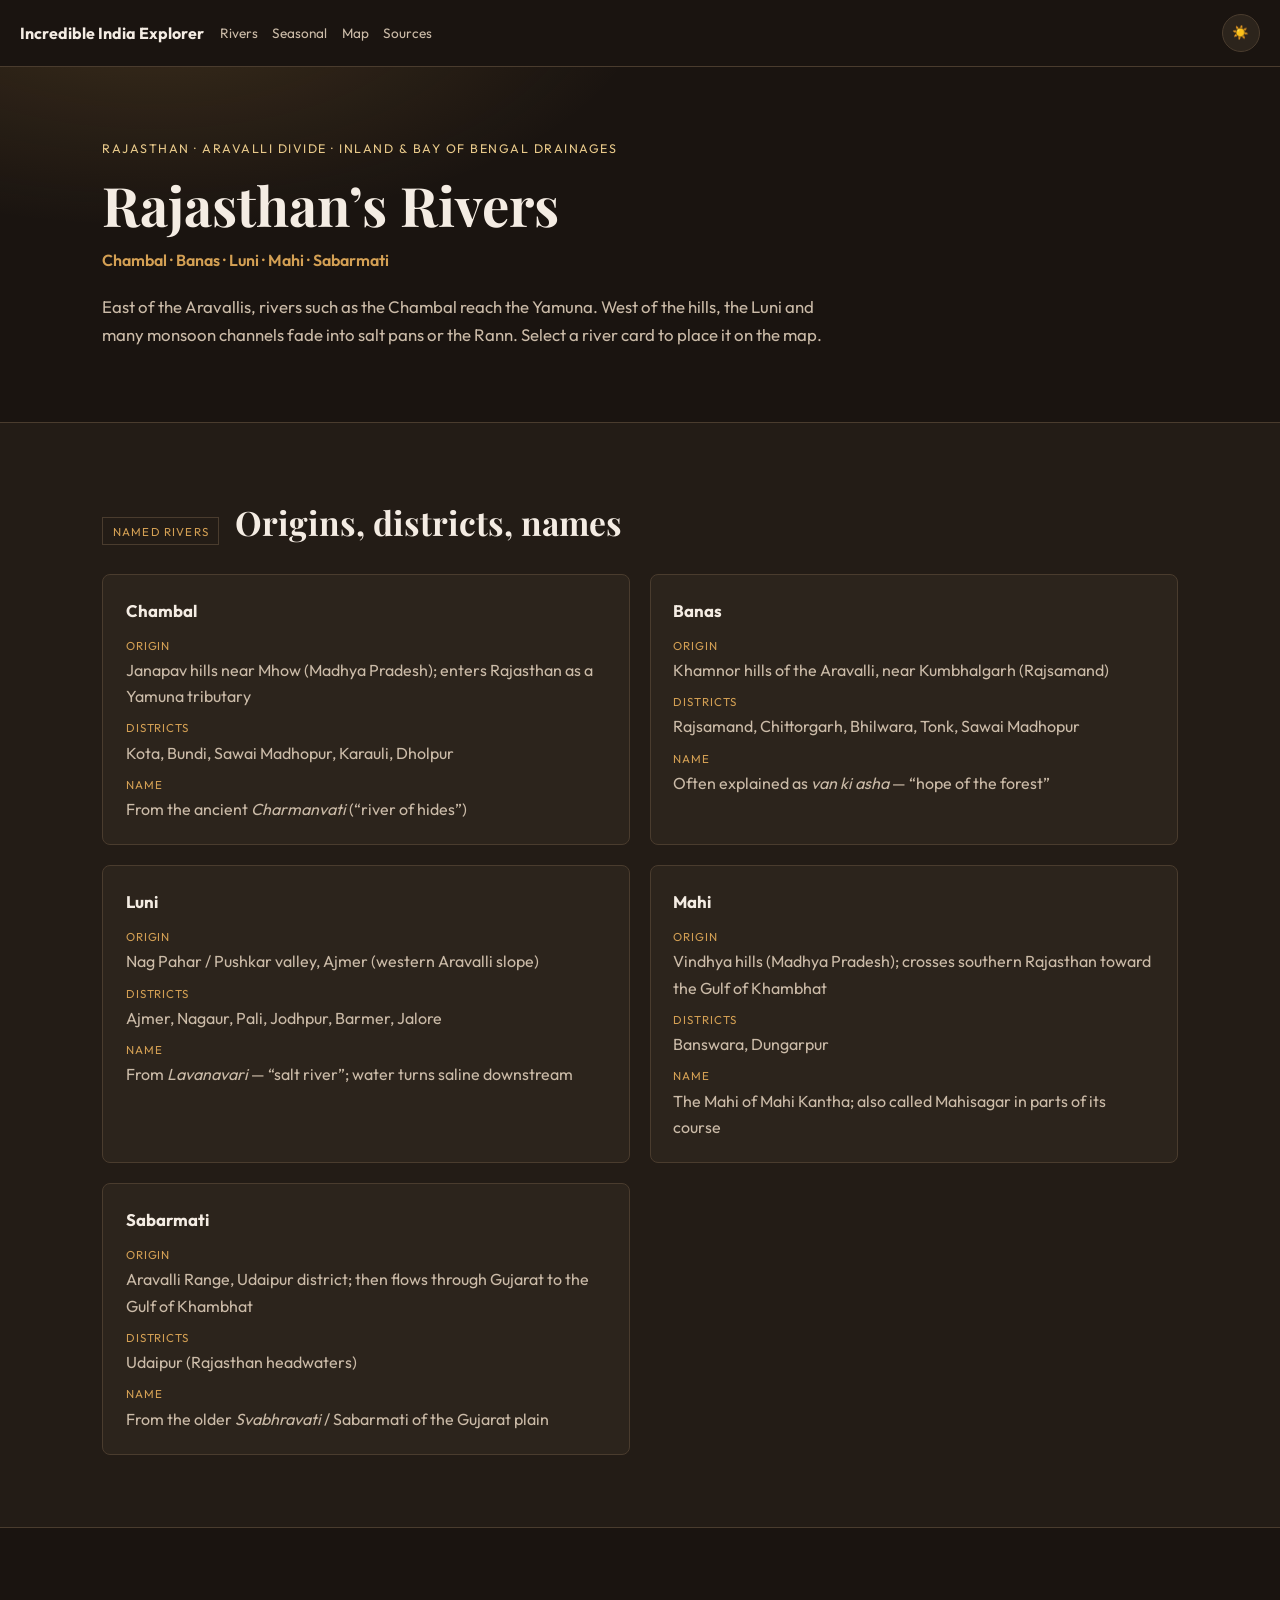
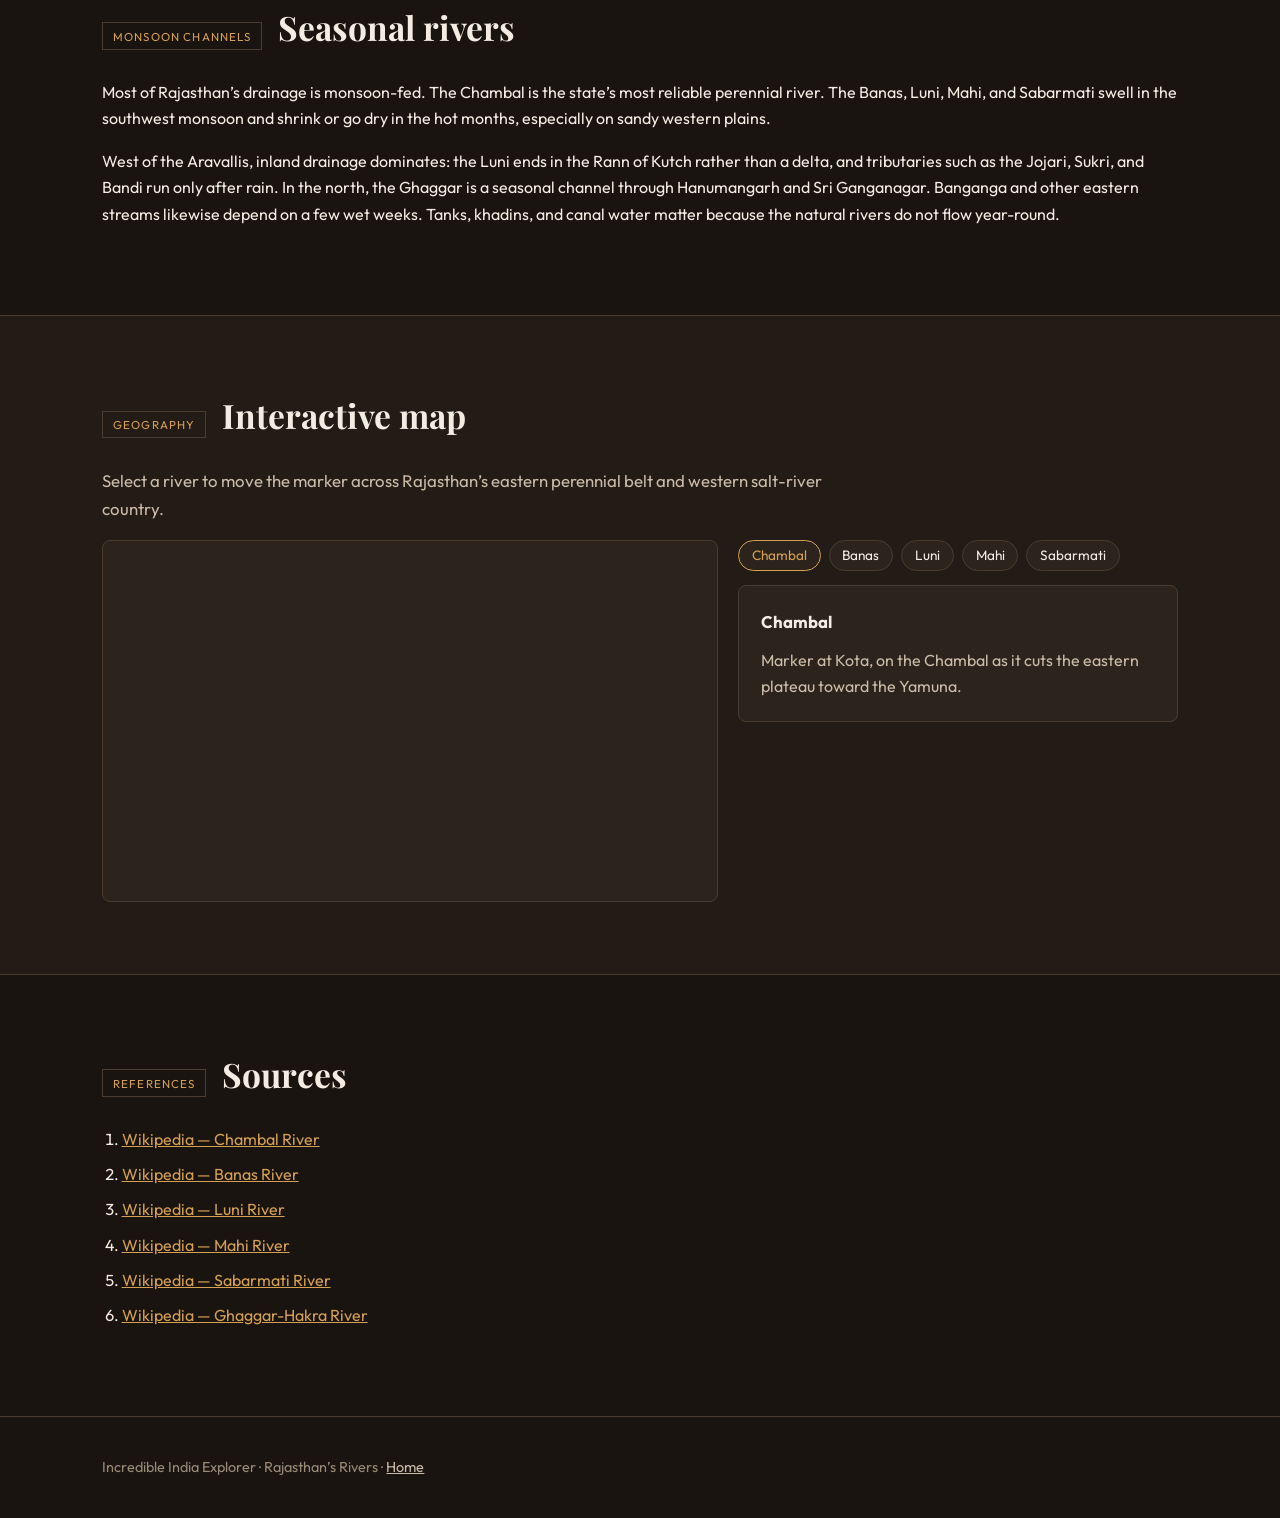
<file: frontend/rajasthan-rivers-explorer/index.html>
<!DOCTYPE html>
<html lang="en">
<head>
    <script>
        (function () {
            const theme = localStorage.getItem("theme") || "dark";
            if (theme === "light") {
                document.documentElement.classList.add("light-theme");
            }
        })();
    </script>
    <meta charset="UTF-8">
    <meta name="viewport" content="width=device-width, initial-scale=1.0">
    <title>Rajasthan’s Rivers | Incredible India Explorer</title>
    <meta name="description" content="State-wise explorer of Rajasthan’s rivers: Chambal, Banas, Luni, Mahi, Sabarmati, seasonal channels, origins, districts, name meanings, and an interactive map.">
    <link rel="preconnect" href="https://fonts.googleapis.com">
    <link rel="preconnect" href="https://fonts.gstatic.com" crossorigin>
    <link href="https://fonts.googleapis.com/css2?family=Outfit:wght@400;500;600;700&family=Playfair+Display:ital,wght@0,600;0,700;1,500&display=swap" rel="stylesheet">
    <link rel="stylesheet" href="style.css">
</head>
<body>
    <a class="skip-link" href="#main">Skip to main content</a>

    <header class="site-header">
        <nav class="topnav" aria-label="Primary">
            <a class="brand" href="../../index.html">Incredible India Explorer</a>
            <div class="nav-links">
                <a href="#rivers">Rivers</a>
                <a href="#seasonal">Seasonal</a>
                <a href="#map">Map</a>
                <a href="#sources">Sources</a>
            </div>
            <button type="button" id="theme-toggle" class="theme-toggle" aria-label="Switch to light theme">☀️</button>
        </nav>
    </header>

    <main id="main">
        <header class="hero">
            <p class="eyebrow">Rajasthan · Aravalli divide · inland &amp; Bay of Bengal drainages</p>
            <h1>Rajasthan’s Rivers</h1>
            <p class="hero-date">Chambal · Banas · Luni · Mahi · Sabarmati</p>
            <p class="lede">East of the Aravallis, rivers such as the Chambal reach the Yamuna. West of the hills, the Luni and many monsoon channels fade into salt pans or the Rann. Select a river card to place it on the map.</p>
        </header>

        <section class="block" id="rivers" aria-labelledby="rivers-heading">
            <div class="section-head">
                <span class="tag">Named rivers</span>
                <h2 id="rivers-heading">Origins, districts, names</h2>
            </div>
            <div class="river-grid">
                <article class="card river-card" data-place="chambal" tabindex="0" role="button">
                    <h3>Chambal</h3>
                    <dl>
                        <dt>Origin</dt>
                        <dd>Janapav hills near Mhow (Madhya Pradesh); enters Rajasthan as a Yamuna tributary</dd>
                        <dt>Districts</dt>
                        <dd>Kota, Bundi, Sawai Madhopur, Karauli, Dholpur</dd>
                        <dt>Name</dt>
                        <dd>From the ancient <em>Charmanvati</em> (“river of hides”)</dd>
                    </dl>
                </article>
                <article class="card river-card" data-place="banas" tabindex="0" role="button">
                    <h3>Banas</h3>
                    <dl>
                        <dt>Origin</dt>
                        <dd>Khamnor hills of the Aravalli, near Kumbhalgarh (Rajsamand)</dd>
                        <dt>Districts</dt>
                        <dd>Rajsamand, Chittorgarh, Bhilwara, Tonk, Sawai Madhopur</dd>
                        <dt>Name</dt>
                        <dd>Often explained as <em>van ki asha</em> — “hope of the forest”</dd>
                    </dl>
                </article>
                <article class="card river-card" data-place="luni" tabindex="0" role="button">
                    <h3>Luni</h3>
                    <dl>
                        <dt>Origin</dt>
                        <dd>Nag Pahar / Pushkar valley, Ajmer (western Aravalli slope)</dd>
                        <dt>Districts</dt>
                        <dd>Ajmer, Nagaur, Pali, Jodhpur, Barmer, Jalore</dd>
                        <dt>Name</dt>
                        <dd>From <em>Lavanavari</em> — “salt river”; water turns saline downstream</dd>
                    </dl>
                </article>
                <article class="card river-card" data-place="mahi" tabindex="0" role="button">
                    <h3>Mahi</h3>
                    <dl>
                        <dt>Origin</dt>
                        <dd>Vindhya hills (Madhya Pradesh); crosses southern Rajasthan toward the Gulf of Khambhat</dd>
                        <dt>Districts</dt>
                        <dd>Banswara, Dungarpur</dd>
                        <dt>Name</dt>
                        <dd>The Mahi of Mahi Kantha; also called Mahisagar in parts of its course</dd>
                    </dl>
                </article>
                <article class="card river-card" data-place="sabarmati" tabindex="0" role="button">
                    <h3>Sabarmati</h3>
                    <dl>
                        <dt>Origin</dt>
                        <dd>Aravalli Range, Udaipur district; then flows through Gujarat to the Gulf of Khambhat</dd>
                        <dt>Districts</dt>
                        <dd>Udaipur (Rajasthan headwaters)</dd>
                        <dt>Name</dt>
                        <dd>From the older <em>Svabhravati</em> / Sabarmati of the Gujarat plain</dd>
                    </dl>
                </article>
            </div>
        </section>

        <section class="block" id="seasonal" aria-labelledby="seasonal-heading">
            <div class="section-head">
                <span class="tag">Monsoon channels</span>
                <h2 id="seasonal-heading">Seasonal rivers</h2>
            </div>
            <p>Most of Rajasthan’s drainage is monsoon-fed. The Chambal is the state’s most reliable perennial river. The Banas, Luni, Mahi, and Sabarmati swell in the southwest monsoon and shrink or go dry in the hot months, especially on sandy western plains.</p>
            <p>West of the Aravallis, inland drainage dominates: the Luni ends in the Rann of Kutch rather than a delta, and tributaries such as the Jojari, Sukri, and Bandi run only after rain. In the north, the Ghaggar is a seasonal channel through Hanumangarh and Sri Ganganagar. Banganga and other eastern streams likewise depend on a few wet weeks. Tanks, khadins, and canal water matter because the natural rivers do not flow year-round.</p>
        </section>

        <section class="block" id="map" aria-labelledby="map-heading">
            <div class="section-head">
                <span class="tag">Geography</span>
                <h2 id="map-heading">Interactive map</h2>
            </div>
            <p class="lede">Select a river to move the marker across Rajasthan’s eastern perennial belt and western salt-river country.</p>
            <div class="map-layout">
                <div class="map-frame-wrap">
                    <iframe
                        id="river-map"
                        title="Map of Rajasthan rivers"
                        src="https://www.openstreetmap.org/export/embed.html?bbox=75.5,24.95,76.2,25.45&amp;layer=mapnik&amp;marker=25.2138,75.8648"
                        loading="lazy"
                    ></iframe>
                </div>
                <div>
                    <div class="map-buttons" role="group" aria-label="River locations">
                        <button type="button" class="map-btn is-active" data-place="chambal" aria-pressed="true">Chambal</button>
                        <button type="button" class="map-btn" data-place="banas">Banas</button>
                        <button type="button" class="map-btn" data-place="luni">Luni</button>
                        <button type="button" class="map-btn" data-place="mahi">Mahi</button>
                        <button type="button" class="map-btn" data-place="sabarmati">Sabarmati</button>
                    </div>
                    <div class="card map-info" id="map-info" aria-live="polite">
                        <h3 id="map-info-title">Chambal</h3>
                        <p id="map-info-desc">Marker at Kota, on the Chambal as it cuts the eastern plateau toward the Yamuna.</p>
                    </div>
                </div>
            </div>
        </section>

        <section class="block sources" id="sources" aria-labelledby="sources-heading">
            <div class="section-head">
                <span class="tag">References</span>
                <h2 id="sources-heading">Sources</h2>
            </div>
            <ol>
                <li><a href="https://en.wikipedia.org/wiki/Chambal_River" target="_blank" rel="noopener noreferrer">Wikipedia — Chambal River</a></li>
                <li><a href="https://en.wikipedia.org/wiki/Banas_River" target="_blank" rel="noopener noreferrer">Wikipedia — Banas River</a></li>
                <li><a href="https://en.wikipedia.org/wiki/Luni_River" target="_blank" rel="noopener noreferrer">Wikipedia — Luni River</a></li>
                <li><a href="https://en.wikipedia.org/wiki/Mahi_River" target="_blank" rel="noopener noreferrer">Wikipedia — Mahi River</a></li>
                <li><a href="https://en.wikipedia.org/wiki/Sabarmati_River" target="_blank" rel="noopener noreferrer">Wikipedia — Sabarmati River</a></li>
                <li><a href="https://en.wikipedia.org/wiki/Ghaggar-Hakra_River" target="_blank" rel="noopener noreferrer">Wikipedia — Ghaggar-Hakra River</a></li>
            </ol>
        </section>
    </main>

    <footer class="page-footer">
        <p>Incredible India Explorer · Rajasthan’s Rivers · <a href="../../index.html">Home</a></p>
    </footer>

    <script src="script.js" defer></script>
</body>
</html>
</file>
<file: frontend/kerala-rivers-explorer/style.css>
:root {
    --bg: #0c1618;
    --bg-alt: #122022;
    --surface: #1a2e30;
    --line: #2e4a4c;
    --text: #eef6f4;
    --muted: #b8d0cc;
    --dim: #7e9a96;
    --accent: #3db8a0;
    --accent-2: #e0b050;
    --heading: "Playfair Display", Georgia, serif;
    --body: "Outfit", system-ui, sans-serif;
}

body.light-theme,
html.light-theme,
html.light-theme body {
    --bg: #eef6f2;
    --bg-alt: #e2eee8;
    --surface: #ffffff;
    --line: #c0d4cc;
    --text: #10241c;
    --muted: #3a544c;
    --dim: #5c7870;
    --accent: #0c6e5c;
    --accent-2: #8a6410;
}

*,
*::before,
*::after {
    box-sizing: border-box;
}

html {
    scroll-behavior: smooth;
}

body {
    margin: 0;
    background: var(--bg);
    color: var(--text);
    font-family: var(--body);
    line-height: 1.65;
}

@media (prefers-reduced-motion: reduce) {
    html {
        scroll-behavior: auto;
    }

    * {
        animation: none !important;
        transition: none !important;
    }
}

a {
    color: var(--accent);
}

a:focus-visible,
button:focus-visible,
.river-card:focus-visible {
    outline: 2px solid var(--accent);
    outline-offset: 3px;
}

.skip-link {
    position: absolute;
    left: -999px;
    top: 0;
    background: var(--accent);
    color: #111;
    padding: 0.5rem 1rem;
    z-index: 1000;
}

.skip-link:focus {
    left: 8px;
    top: 8px;
}

.topnav {
    position: sticky;
    top: 0;
    z-index: 40;
    display: flex;
    align-items: center;
    gap: 1rem;
    padding: 0.85rem 1.25rem;
    background: var(--bg);
    border-bottom: 1px solid var(--line);
    overflow-x: auto;
}

.brand {
    font-weight: 700;
    text-decoration: none;
    color: var(--text);
    white-space: nowrap;
}

.nav-links {
    display: flex;
    gap: 0.9rem;
    font-size: 0.85rem;
}

.nav-links a {
    color: var(--muted);
    text-decoration: none;
    white-space: nowrap;
}

.nav-links a:hover {
    color: var(--text);
}

.theme-toggle {
    margin-left: auto;
    border: 1px solid var(--line);
    background: var(--surface);
    color: var(--text);
    border-radius: 999px;
    width: 2.4rem;
    height: 2.4rem;
    cursor: pointer;
    flex-shrink: 0;
}

.hero {
    padding: 4.5rem 8vw 3.5rem;
    background:
        radial-gradient(900px 420px at 12% -20%, rgba(61, 184, 160, 0.18), transparent 55%),
        var(--bg);
    border-bottom: 1px solid var(--line);
}

.eyebrow {
    font-size: 0.78rem;
    letter-spacing: 0.12em;
    text-transform: uppercase;
    color: var(--accent-2);
    margin: 0 0 1rem;
}

h1 {
    font-family: var(--heading);
    font-size: clamp(2rem, 5vw, 3.4rem);
    line-height: 1.1;
    margin: 0 0 0.75rem;
    max-width: 16ch;
}

.hero-date {
    color: var(--accent);
    font-weight: 600;
    margin: 0 0 1.25rem;
}

.lede {
    max-width: 68ch;
    color: var(--muted);
    font-size: 1.05rem;
}

.block {
    padding: 4.5rem 8vw;
    border-bottom: 1px solid var(--line);
}

.block:nth-child(even) {
    background: var(--bg-alt);
}

.section-head {
    display: flex;
    flex-wrap: wrap;
    align-items: baseline;
    gap: 1rem;
    margin-bottom: 1.5rem;
}

.tag {
    font-size: 0.72rem;
    letter-spacing: 0.1em;
    text-transform: uppercase;
    color: var(--accent);
    border: 1px solid var(--line);
    padding: 0.2rem 0.6rem;
}

h2 {
    font-family: var(--heading);
    font-size: clamp(1.5rem, 3vw, 2.1rem);
    margin: 0;
}

.river-grid {
    display: grid;
    grid-template-columns: 1fr 1fr;
    gap: 1.25rem;
}

.card {
    background: var(--surface);
    border: 1px solid var(--line);
    border-radius: 8px;
    padding: 1.35rem 1.4rem;
}

.card h3 {
    margin: 0 0 0.7rem;
    font-size: 1.05rem;
}

.card p,
.card dd {
    color: var(--muted);
    margin: 0;
}

.river-card {
    cursor: pointer;
}

.river-card dl {
    margin: 0;
}

.river-card dt {
    font-size: 0.72rem;
    letter-spacing: 0.08em;
    text-transform: uppercase;
    color: var(--accent);
    margin-top: 0.55rem;
}

.river-card dt:first-child {
    margin-top: 0;
}

.river-card dd {
    margin: 0.15rem 0 0;
}

.map-btn {
    border: 1px solid var(--line);
    background: var(--surface);
    color: var(--text);
    border-radius: 999px;
    padding: 0.35rem 0.8rem;
    cursor: pointer;
    font-family: inherit;
    font-size: 0.85rem;
}

.map-btn.is-active,
.map-btn:hover {
    border-color: var(--accent);
    color: var(--accent);
}

.map-layout {
    display: grid;
    grid-template-columns: 1.4fr 1fr;
    gap: 1.25rem;
    align-items: start;
}

.map-frame-wrap {
    border: 1px solid var(--line);
    border-radius: 8px;
    overflow: hidden;
    min-height: 320px;
    background: var(--surface);
}

.map-frame-wrap iframe {
    display: block;
    width: 100%;
    height: 360px;
    border: 0;
}

.map-buttons {
    display: flex;
    flex-wrap: wrap;
    gap: 0.5rem;
    margin-bottom: 0.9rem;
}

.sources ol {
    max-width: 75ch;
    padding-left: 1.2rem;
}

.sources li + li {
    margin-top: 0.55rem;
}

.page-footer {
    padding: 1.5rem 8vw;
    color: var(--dim);
    font-size: 0.9rem;
}

.page-footer a {
    color: var(--muted);
}

@media (max-width: 768px) {
    .river-grid,
    .map-layout {
        grid-template-columns: 1fr;
    }

    .hero,
    .block {
        padding: 3rem 1.25rem;
    }

    .topnav {
        flex-wrap: wrap;
    }

    .nav-links {
        order: 3;
        width: 100%;
        padding-top: 0.35rem;
    }
}
</file>
<file: frontend/maharashtra-rivers-explorer/style.css>
:root {
    --bg: #14110e;
    --bg-alt: #1c1814;
    --surface: #2a221c;
    --line: #4a382c;
    --text: #f4ece4;
    --muted: #d0c0b0;
    --dim: #9a8a7a;
    --accent: #e07030;
    --accent-2: #5a9e6a;
    --heading: "Playfair Display", Georgia, serif;
    --body: "Outfit", system-ui, sans-serif;
}

body.light-theme,
html.light-theme,
html.light-theme body {
    --bg: #f6f0e8;
    --bg-alt: #ebe4d8;
    --surface: #ffffff;
    --line: #d4c4b0;
    --text: #241810;
    --muted: #5c4c3c;
    --dim: #7a6a5a;
    --accent: #b44c14;
    --accent-2: #2e6e3c;
}

*,
*::before,
*::after {
    box-sizing: border-box;
}

html {
    scroll-behavior: smooth;
}

body {
    margin: 0;
    background: var(--bg);
    color: var(--text);
    font-family: var(--body);
    line-height: 1.65;
}

@media (prefers-reduced-motion: reduce) {
    html {
        scroll-behavior: auto;
    }

    * {
        animation: none !important;
        transition: none !important;
    }
}

a {
    color: var(--accent);
}

a:focus-visible,
button:focus-visible,
.river-card:focus-visible {
    outline: 2px solid var(--accent);
    outline-offset: 3px;
}

.skip-link {
    position: absolute;
    left: -999px;
    top: 0;
    background: var(--accent);
    color: #111;
    padding: 0.5rem 1rem;
    z-index: 1000;
}

.skip-link:focus {
    left: 8px;
    top: 8px;
}

.topnav {
    position: sticky;
    top: 0;
    z-index: 40;
    display: flex;
    align-items: center;
    gap: 1rem;
    padding: 0.85rem 1.25rem;
    background: var(--bg);
    border-bottom: 1px solid var(--line);
    overflow-x: auto;
}

.brand {
    font-weight: 700;
    text-decoration: none;
    color: var(--text);
    white-space: nowrap;
}

.nav-links {
    display: flex;
    gap: 0.9rem;
    font-size: 0.85rem;
}

.nav-links a {
    color: var(--muted);
    text-decoration: none;
    white-space: nowrap;
}

.nav-links a:hover {
    color: var(--text);
}

.theme-toggle {
    margin-left: auto;
    border: 1px solid var(--line);
    background: var(--surface);
    color: var(--text);
    border-radius: 999px;
    width: 2.4rem;
    height: 2.4rem;
    cursor: pointer;
    flex-shrink: 0;
}

.hero {
    padding: 4.5rem 8vw 3.5rem;
    background:
        radial-gradient(900px 420px at 12% -20%, rgba(224, 112, 48, 0.2), transparent 55%),
        var(--bg);
    border-bottom: 1px solid var(--line);
}

.eyebrow {
    font-size: 0.78rem;
    letter-spacing: 0.12em;
    text-transform: uppercase;
    color: var(--accent-2);
    margin: 0 0 1rem;
}

h1 {
    font-family: var(--heading);
    font-size: clamp(2rem, 5vw, 3.4rem);
    line-height: 1.1;
    margin: 0 0 0.75rem;
    max-width: 16ch;
}

.hero-date {
    color: var(--accent);
    font-weight: 600;
    margin: 0 0 1.25rem;
}

.lede {
    max-width: 68ch;
    color: var(--muted);
    font-size: 1.05rem;
}

.block {
    padding: 4.5rem 8vw;
    border-bottom: 1px solid var(--line);
}

.block:nth-child(even) {
    background: var(--bg-alt);
}

.section-head {
    display: flex;
    flex-wrap: wrap;
    align-items: baseline;
    gap: 1rem;
    margin-bottom: 1.5rem;
}

.tag {
    font-size: 0.72rem;
    letter-spacing: 0.1em;
    text-transform: uppercase;
    color: var(--accent);
    border: 1px solid var(--line);
    padding: 0.2rem 0.6rem;
}

h2 {
    font-family: var(--heading);
    font-size: clamp(1.5rem, 3vw, 2.1rem);
    margin: 0;
}

.river-grid {
    display: grid;
    grid-template-columns: 1fr 1fr;
    gap: 1.25rem;
}

.card {
    background: var(--surface);
    border: 1px solid var(--line);
    border-radius: 8px;
    padding: 1.35rem 1.4rem;
}

.card h3 {
    margin: 0 0 0.7rem;
    font-size: 1.05rem;
}

.card p,
.card dd {
    color: var(--muted);
    margin: 0;
}

.river-card {
    cursor: pointer;
}

.river-card dl {
    margin: 0;
}

.river-card dt {
    font-size: 0.72rem;
    letter-spacing: 0.08em;
    text-transform: uppercase;
    color: var(--accent);
    margin-top: 0.55rem;
}

.river-card dt:first-child {
    margin-top: 0;
}

.river-card dd {
    margin: 0.15rem 0 0;
}

.map-btn {
    border: 1px solid var(--line);
    background: var(--surface);
    color: var(--text);
    border-radius: 999px;
    padding: 0.35rem 0.8rem;
    cursor: pointer;
    font-family: inherit;
    font-size: 0.85rem;
}

.map-btn.is-active,
.map-btn:hover {
    border-color: var(--accent);
    color: var(--accent);
}

.map-layout {
    display: grid;
    grid-template-columns: 1.4fr 1fr;
    gap: 1.25rem;
    align-items: start;
}

.map-frame-wrap {
    border: 1px solid var(--line);
    border-radius: 8px;
    overflow: hidden;
    min-height: 320px;
    background: var(--surface);
}

.map-frame-wrap iframe {
    display: block;
    width: 100%;
    height: 360px;
    border: 0;
}

.map-buttons {
    display: flex;
    flex-wrap: wrap;
    gap: 0.5rem;
    margin-bottom: 0.9rem;
}

.sources ol {
    max-width: 75ch;
    padding-left: 1.2rem;
}

.sources li + li {
    margin-top: 0.55rem;
}

.page-footer {
    padding: 1.5rem 8vw;
    color: var(--dim);
    font-size: 0.9rem;
}

.page-footer a {
    color: var(--muted);
}

@media (max-width: 768px) {
    .river-grid,
    .map-layout {
        grid-template-columns: 1fr;
    }

    .hero,
    .block {
        padding: 3rem 1.25rem;
    }

    .topnav {
        flex-wrap: wrap;
    }

    .nav-links {
        order: 3;
        width: 100%;
        padding-top: 0.35rem;
    }
}
</file>
<file: frontend/northeast-rivers-explorer/style.css>
:root {
    --bg: #0c1614;
    --bg-alt: #12201c;
    --surface: #1a2c28;
    --line: #2e4a42;
    --text: #eef6f2;
    --muted: #b8d0c6;
    --dim: #7e9a90;
    --accent: #5ec4a8;
    --accent-2: #d4b06a;
    --heading: "Playfair Display", Georgia, serif;
    --body: "Outfit", system-ui, sans-serif;
}

body.light-theme,
html.light-theme,
html.light-theme body {
    --bg: #eef6f2;
    --bg-alt: #e2eee8;
    --surface: #ffffff;
    --line: #c0d4cc;
    --text: #10241c;
    --muted: #3a544c;
    --dim: #5c7870;
    --accent: #0e6e58;
    --accent-2: #8a6410;
}

*,
*::before,
*::after {
    box-sizing: border-box;
}

html {
    scroll-behavior: smooth;
}

body {
    margin: 0;
    background: var(--bg);
    color: var(--text);
    font-family: var(--body);
    line-height: 1.65;
}

@media (prefers-reduced-motion: reduce) {
    html {
        scroll-behavior: auto;
    }

    * {
        animation: none !important;
        transition: none !important;
    }
}

a {
    color: var(--accent);
}

a:focus-visible,
button:focus-visible {
    outline: 2px solid var(--accent);
    outline-offset: 3px;
}

.skip-link {
    position: absolute;
    left: -999px;
    top: 0;
    background: var(--accent);
    color: #111;
    padding: 0.5rem 1rem;
    z-index: 1000;
}

.skip-link:focus {
    left: 8px;
    top: 8px;
}

.topnav {
    position: sticky;
    top: 0;
    z-index: 40;
    display: flex;
    align-items: center;
    gap: 1rem;
    padding: 0.85rem 1.25rem;
    background: var(--bg);
    border-bottom: 1px solid var(--line);
    overflow-x: auto;
}

.brand {
    font-weight: 700;
    text-decoration: none;
    color: var(--text);
    white-space: nowrap;
}

.nav-links {
    display: flex;
    gap: 0.9rem;
    font-size: 0.85rem;
}

.nav-links a {
    color: var(--muted);
    text-decoration: none;
    white-space: nowrap;
}

.nav-links a:hover {
    color: var(--text);
}

.theme-toggle {
    margin-left: auto;
    border: 1px solid var(--line);
    background: var(--surface);
    color: var(--text);
    border-radius: 999px;
    width: 2.4rem;
    height: 2.4rem;
    cursor: pointer;
    flex-shrink: 0;
}

.hero {
    padding: 4.5rem 8vw 3.5rem;
    background:
        radial-gradient(900px 420px at 12% -20%, rgba(94, 196, 168, 0.18), transparent 55%),
        var(--bg);
    border-bottom: 1px solid var(--line);
}

.eyebrow {
    font-size: 0.78rem;
    letter-spacing: 0.12em;
    text-transform: uppercase;
    color: var(--accent-2);
    margin: 0 0 1rem;
}

h1 {
    font-family: var(--heading);
    font-size: clamp(2rem, 5vw, 3.4rem);
    line-height: 1.1;
    margin: 0 0 0.75rem;
    max-width: 16ch;
}

.hero-date {
    color: var(--accent);
    font-weight: 600;
    margin: 0 0 1.25rem;
}

.lede {
    max-width: 68ch;
    color: var(--muted);
    font-size: 1.05rem;
}

.block {
    padding: 4.5rem 8vw;
    border-bottom: 1px solid var(--line);
}

.block:nth-child(even) {
    background: var(--bg-alt);
}

.section-head {
    display: flex;
    flex-wrap: wrap;
    align-items: baseline;
    gap: 1rem;
    margin-bottom: 1.5rem;
}

.tag {
    font-size: 0.72rem;
    letter-spacing: 0.1em;
    text-transform: uppercase;
    color: var(--accent);
    border: 1px solid var(--line);
    padding: 0.2rem 0.6rem;
}

h2 {
    font-family: var(--heading);
    font-size: clamp(1.5rem, 3vw, 2.1rem);
    margin: 0;
}

.filter-bar {
    display: flex;
    flex-wrap: wrap;
    gap: 0.5rem;
    margin-bottom: 0.75rem;
}

.filter-btn,
.map-btn {
    border: 1px solid var(--line);
    background: var(--surface);
    color: var(--text);
    border-radius: 999px;
    padding: 0.35rem 0.8rem;
    cursor: pointer;
    font-family: inherit;
    font-size: 0.85rem;
}

.filter-btn.is-active,
.filter-btn:hover,
.map-btn.is-active,
.map-btn:hover {
    border-color: var(--accent);
    color: var(--accent);
}

.filter-status {
    color: var(--dim);
    font-size: 0.9rem;
    margin: 0 0 1.25rem;
}

.river-grid {
    display: grid;
    grid-template-columns: 1fr 1fr;
    gap: 1.25rem;
}

.card {
    background: var(--surface);
    border: 1px solid var(--line);
    border-radius: 8px;
    padding: 1.35rem 1.4rem;
}

.card h3 {
    margin: 0 0 0.35rem;
    font-size: 1.05rem;
}

.card p {
    color: var(--muted);
    margin: 0;
}

.state-tags {
    color: var(--accent) !important;
    font-size: 0.82rem;
    font-weight: 600;
    margin-bottom: 0.55rem !important;
}

.river-card {
    cursor: pointer;
}

.river-card.is-hidden,
.map-btn.is-hidden {
    display: none;
}

.map-layout {
    display: grid;
    grid-template-columns: 1.4fr 1fr;
    gap: 1.25rem;
    align-items: start;
}

.map-frame-wrap {
    border: 1px solid var(--line);
    border-radius: 8px;
    overflow: hidden;
    min-height: 320px;
    background: var(--surface);
}

.map-frame-wrap iframe {
    display: block;
    width: 100%;
    height: 360px;
    border: 0;
}

.map-buttons {
    display: flex;
    flex-wrap: wrap;
    gap: 0.5rem;
    margin-bottom: 0.9rem;
}

.sources ol {
    max-width: 75ch;
    padding-left: 1.2rem;
}

.sources li + li {
    margin-top: 0.55rem;
}

.page-footer {
    padding: 1.5rem 8vw;
    color: var(--dim);
    font-size: 0.9rem;
}

.page-footer a {
    color: var(--muted);
}

@media (max-width: 768px) {
    .river-grid,
    .map-layout {
        grid-template-columns: 1fr;
    }

    .hero,
    .block {
        padding: 3rem 1.25rem;
    }

    .topnav {
        flex-wrap: wrap;
    }

    .nav-links {
        order: 3;
        width: 100%;
        padding-top: 0.35rem;
    }
}
</file>
<file: frontend/rajasthan-rivers-explorer/style.css>
:root {
    --bg: #1a1410;
    --bg-alt: #231c16;
    --surface: #2c241c;
    --line: #4a3c2e;
    --text: #f4ece3;
    --muted: #cbbba8;
    --dim: #9a8a78;
    --accent: #d4a054;
    --accent-2: #e8c98a;
    --heading: "Playfair Display", Georgia, serif;
    --body: "Outfit", system-ui, sans-serif;
}

body.light-theme,
html.light-theme,
html.light-theme body {
    --bg: #f6f0e6;
    --bg-alt: #ebe3d4;
    --surface: #ffffff;
    --line: #d4c4ae;
    --text: #2a2118;
    --muted: #5c4e3e;
    --dim: #7a6b5a;
    --accent: #8a5a14;
    --accent-2: #6b4010;
}

*,
*::before,
*::after {
    box-sizing: border-box;
}

html {
    scroll-behavior: smooth;
}

body {
    margin: 0;
    background: var(--bg);
    color: var(--text);
    font-family: var(--body);
    line-height: 1.65;
}

@media (prefers-reduced-motion: reduce) {
    html {
        scroll-behavior: auto;
    }

    * {
        animation: none !important;
        transition: none !important;
    }
}

a {
    color: var(--accent);
}

a:focus-visible,
button:focus-visible,
.river-card:focus-visible {
    outline: 2px solid var(--accent);
    outline-offset: 3px;
}

.skip-link {
    position: absolute;
    left: -999px;
    top: 0;
    background: var(--accent);
    color: #111;
    padding: 0.5rem 1rem;
    z-index: 1000;
}

.skip-link:focus {
    left: 8px;
    top: 8px;
}

.topnav {
    position: sticky;
    top: 0;
    z-index: 40;
    display: flex;
    align-items: center;
    gap: 1rem;
    padding: 0.85rem 1.25rem;
    background: var(--bg);
    border-bottom: 1px solid var(--line);
    overflow-x: auto;
}

.brand {
    font-weight: 700;
    text-decoration: none;
    color: var(--text);
    white-space: nowrap;
}

.nav-links {
    display: flex;
    gap: 0.9rem;
    font-size: 0.85rem;
}

.nav-links a {
    color: var(--muted);
    text-decoration: none;
    white-space: nowrap;
}

.nav-links a:hover {
    color: var(--text);
}

.theme-toggle {
    margin-left: auto;
    border: 1px solid var(--line);
    background: var(--surface);
    color: var(--text);
    border-radius: 999px;
    width: 2.4rem;
    height: 2.4rem;
    cursor: pointer;
    flex-shrink: 0;
}

.hero {
    padding: 4.5rem 8vw 3.5rem;
    background:
        radial-gradient(900px 420px at 12% -20%, rgba(212, 160, 84, 0.18), transparent 55%),
        var(--bg);
    border-bottom: 1px solid var(--line);
}

.eyebrow {
    font-size: 0.78rem;
    letter-spacing: 0.12em;
    text-transform: uppercase;
    color: var(--accent-2);
    margin: 0 0 1rem;
}

h1 {
    font-family: var(--heading);
    font-size: clamp(2rem, 5vw, 3.4rem);
    line-height: 1.1;
    margin: 0 0 0.75rem;
    max-width: 16ch;
}

.hero-date {
    color: var(--accent);
    font-weight: 600;
    margin: 0 0 1.25rem;
}

.lede {
    max-width: 68ch;
    color: var(--muted);
    font-size: 1.05rem;
}

.block {
    padding: 4.5rem 8vw;
    border-bottom: 1px solid var(--line);
}

.block:nth-child(even) {
    background: var(--bg-alt);
}

.section-head {
    display: flex;
    flex-wrap: wrap;
    align-items: baseline;
    gap: 1rem;
    margin-bottom: 1.5rem;
}

.tag {
    font-size: 0.72rem;
    letter-spacing: 0.1em;
    text-transform: uppercase;
    color: var(--accent);
    border: 1px solid var(--line);
    padding: 0.2rem 0.6rem;
}

h2 {
    font-family: var(--heading);
    font-size: clamp(1.5rem, 3vw, 2.1rem);
    margin: 0;
}

.river-grid {
    display: grid;
    grid-template-columns: 1fr 1fr;
    gap: 1.25rem;
}

.card {
    background: var(--surface);
    border: 1px solid var(--line);
    border-radius: 8px;
    padding: 1.35rem 1.4rem;
}

.card h3 {
    margin: 0 0 0.7rem;
    font-size: 1.05rem;
}

.card p,
.card dd {
    color: var(--muted);
    margin: 0;
}

.river-card {
    cursor: pointer;
}

.river-card dl {
    margin: 0;
}

.river-card dt {
    font-size: 0.72rem;
    letter-spacing: 0.08em;
    text-transform: uppercase;
    color: var(--accent);
    margin-top: 0.55rem;
}

.river-card dt:first-child {
    margin-top: 0;
}

.river-card dd {
    margin: 0.15rem 0 0;
}

.map-btn {
    border: 1px solid var(--line);
    background: var(--surface);
    color: var(--text);
    border-radius: 999px;
    padding: 0.35rem 0.8rem;
    cursor: pointer;
    font-family: inherit;
    font-size: 0.85rem;
}

.map-btn.is-active,
.map-btn:hover {
    border-color: var(--accent);
    color: var(--accent);
}

.map-layout {
    display: grid;
    grid-template-columns: 1.4fr 1fr;
    gap: 1.25rem;
    align-items: start;
}

.map-frame-wrap {
    border: 1px solid var(--line);
    border-radius: 8px;
    overflow: hidden;
    min-height: 320px;
    background: var(--surface);
}

.map-frame-wrap iframe {
    display: block;
    width: 100%;
    height: 360px;
    border: 0;
}

.map-buttons {
    display: flex;
    flex-wrap: wrap;
    gap: 0.5rem;
    margin-bottom: 0.9rem;
}

.sources ol {
    max-width: 75ch;
    padding-left: 1.2rem;
}

.sources li + li {
    margin-top: 0.55rem;
}

.page-footer {
    padding: 1.5rem 8vw;
    color: var(--dim);
    font-size: 0.9rem;
}

.page-footer a {
    color: var(--muted);
}

@media (max-width: 768px) {
    .river-grid,
    .map-layout {
        grid-template-columns: 1fr;
    }

    .hero,
    .block {
        padding: 3rem 1.25rem;
    }

    .topnav {
        flex-wrap: wrap;
    }

    .nav-links {
        order: 3;
        width: 100%;
        padding-top: 0.35rem;
    }
}
</file>
